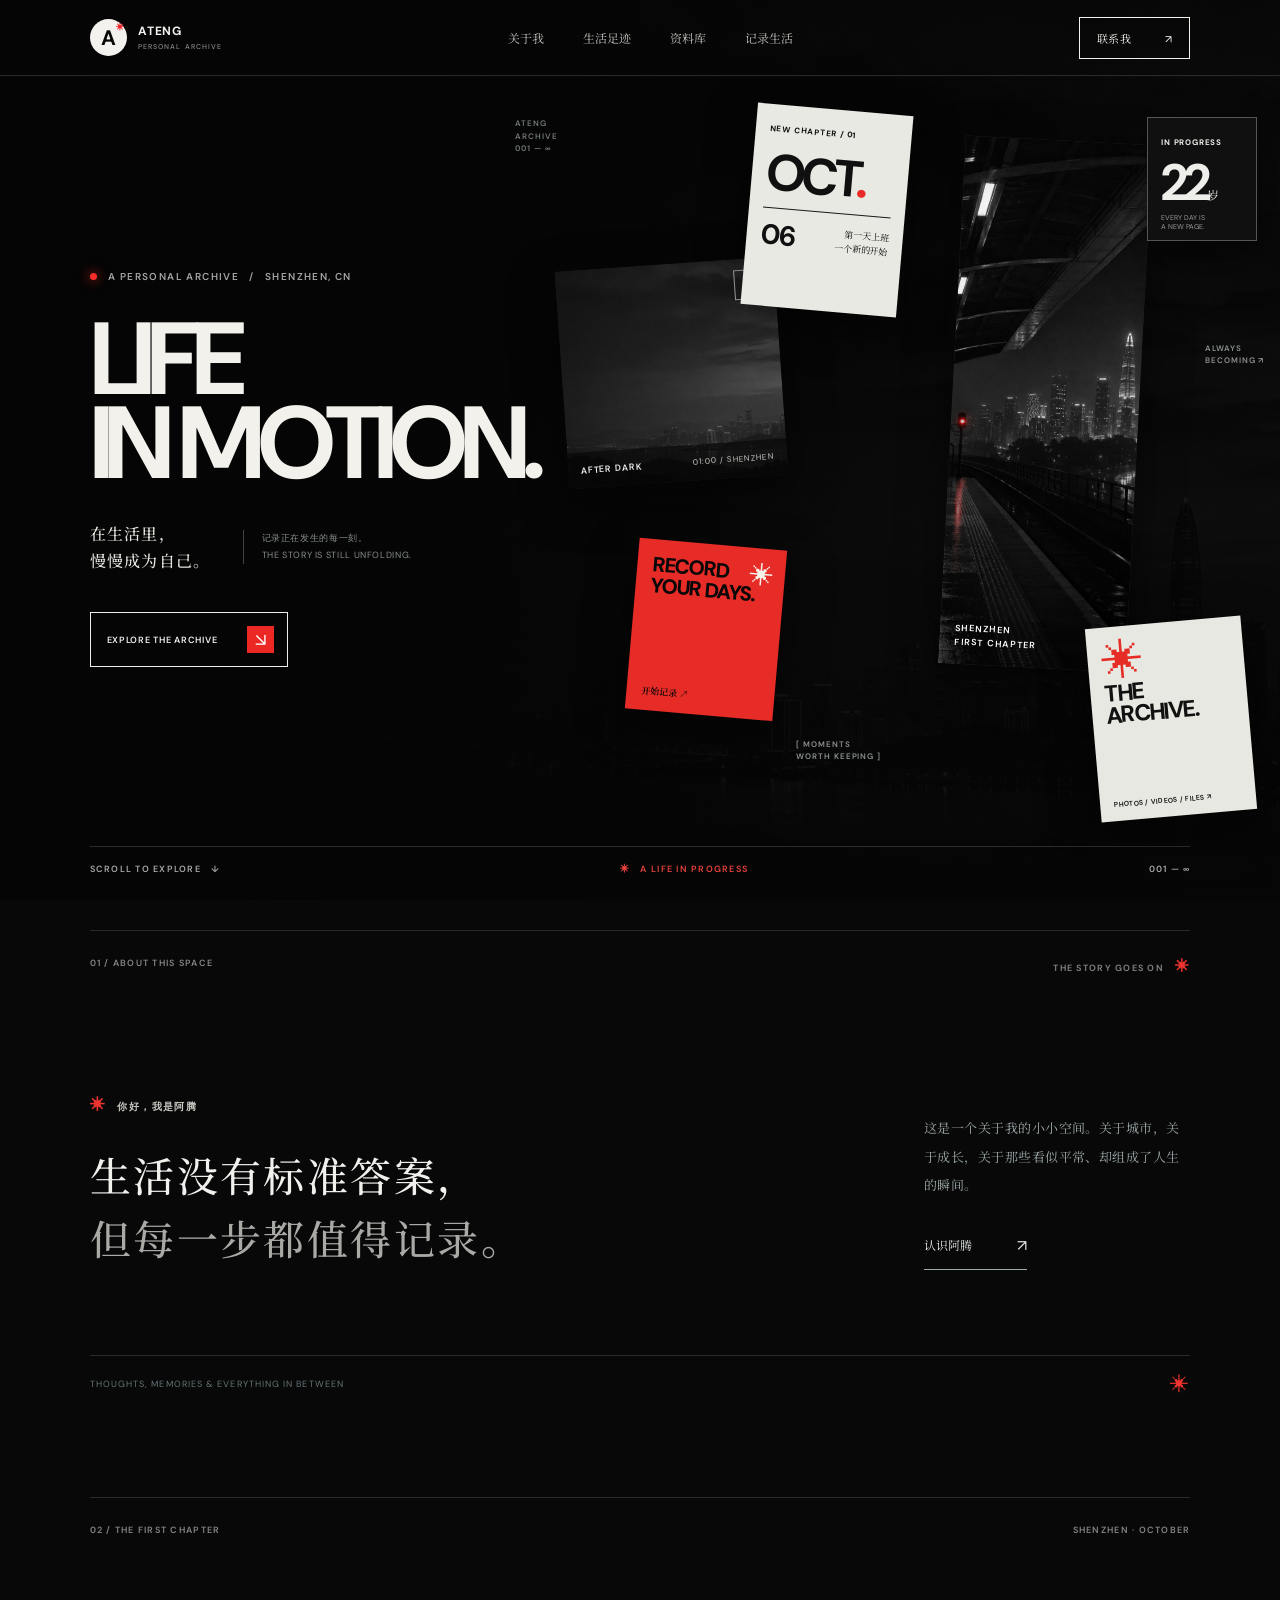
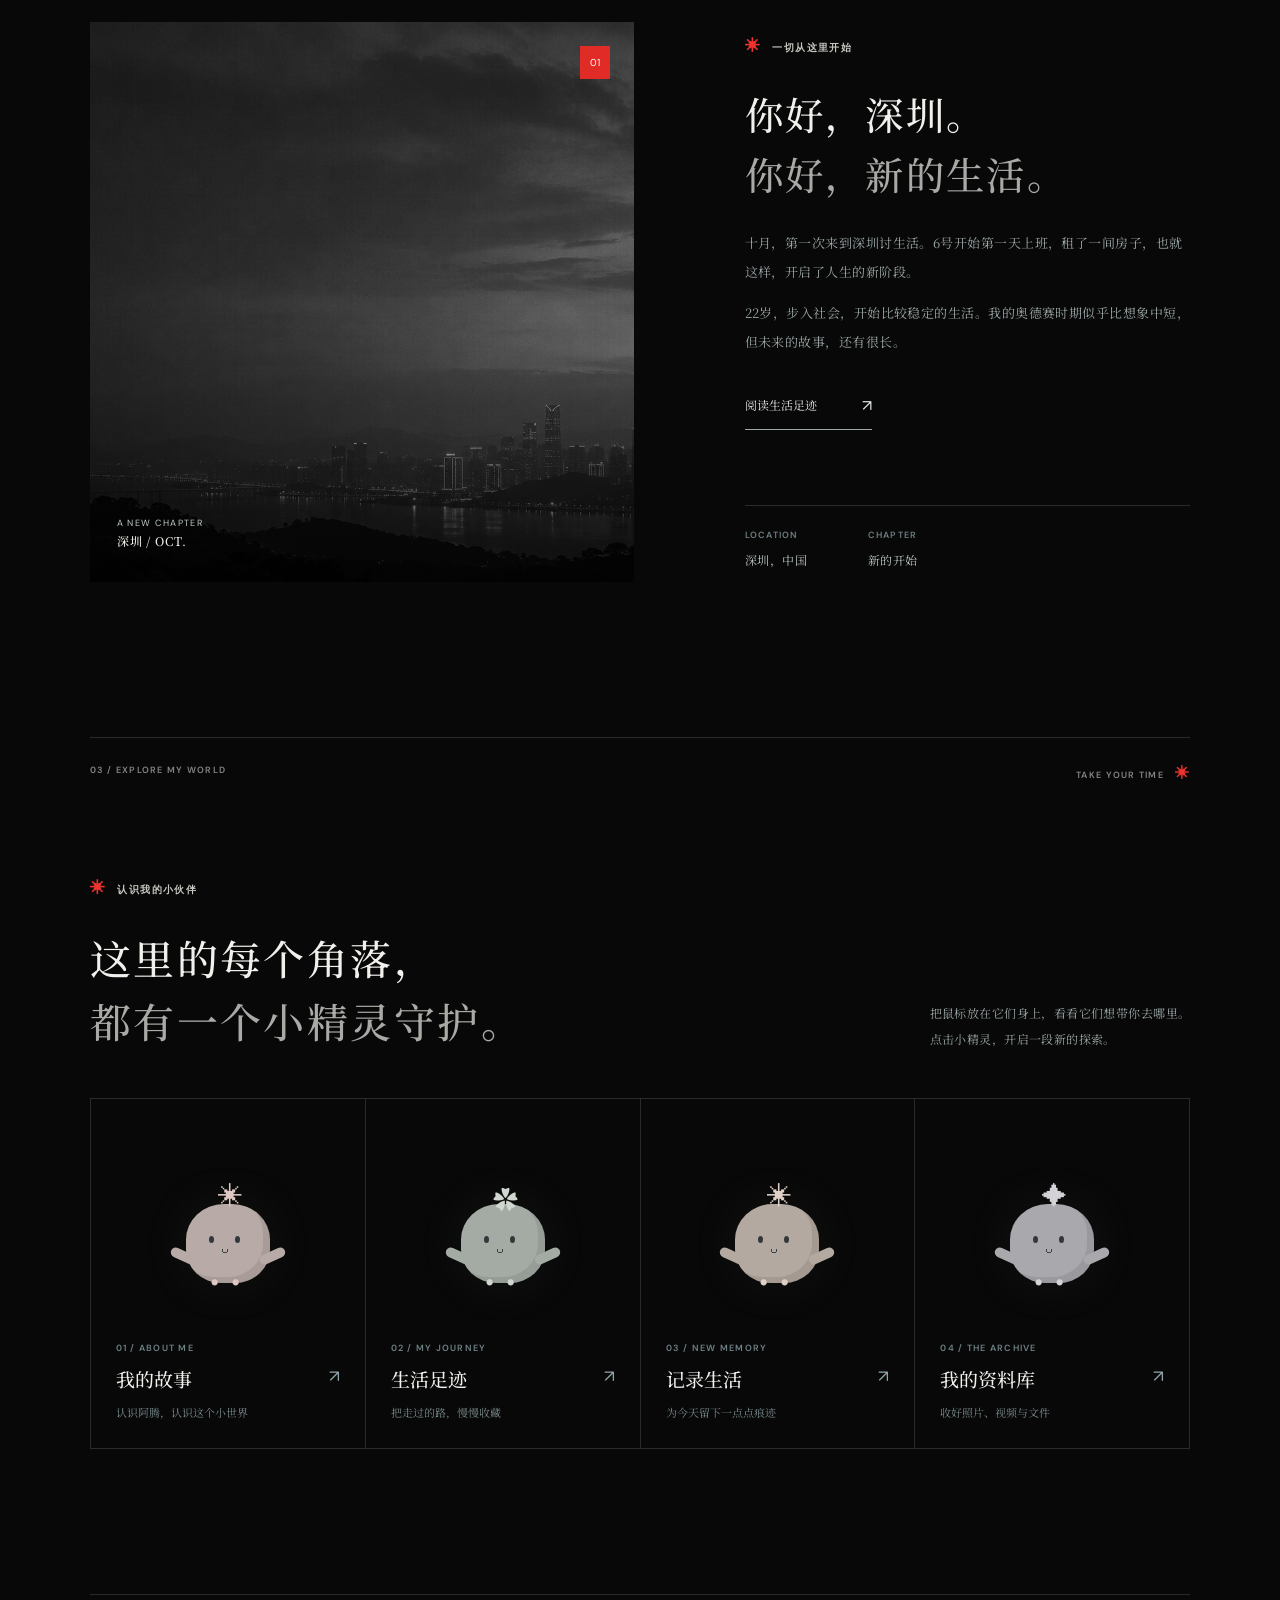
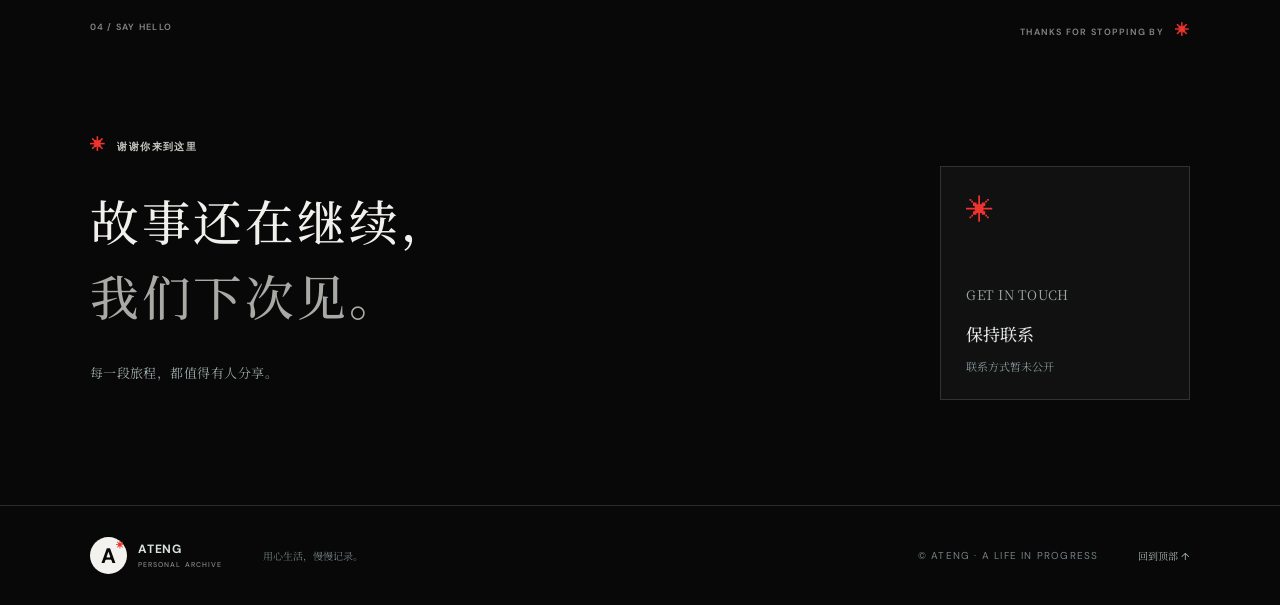
<file: index.html>
<!doctype html>
<html lang="zh-CN">
<head>
  <meta charset="utf-8"><meta name="viewport" content="width=device-width,initial-scale=1"><meta name="theme-color" content="#090c10">
  <meta name="description" content="阿腾的个人网站，记录生活、城市和仍在发生的故事。">
  <title>阿腾 · 在生活里慢慢成为自己</title>
  <link rel="preconnect" href="https://fonts.googleapis.com"><link rel="preconnect" href="https://fonts.gstatic.com" crossorigin>
  <link href="https://fonts.googleapis.com/css2?family=DM+Sans:wght@400;500;600;700&family=Noto+Serif+SC:wght@400;500;600;700&display=swap" rel="stylesheet">
  <link rel="stylesheet" href="home.css"><link rel="stylesheet" href="collage.css">
</head>
<body>
<header class="site-header"><a class="identity" href="index.html" aria-label="阿腾的生活漫游记，首页"><span class="identity-icon">A<span>✳︎</span></span><span>ATENG<span class="identity-sub">PERSONAL ARCHIVE</span></span></a><nav class="desktop-nav" aria-label="主导航"><a href="about.html">关于我</a><a href="journey.html">生活足迹</a><a href="library.html">资料库</a><a href="add.html">记录生活</a></nav><a class="nav-contact" href="#contact">联系我 <span>↗</span></a><details class="mobile-menu"><summary aria-label="打开导航菜单"><span></span><span></span></summary><nav aria-label="手机导航"><a href="about.html">关于我 <span>↗</span></a><a href="journey.html">生活足迹 <span>↗</span></a><a href="library.html">资料库 <span>↗</span></a><a href="add.html">记录生活 <span>↗</span></a><a href="#contact">联系我 <span>↗</span></a></nav></details></header>
<main>
<section class="hero collage-hero" id="home" aria-labelledby="hero-title">
  <div class="hero-media"><video class="hero-video" autoplay muted loop playsinline preload="metadata" poster="assets/hero-night.png" aria-hidden="true"><source src="assets/hero-loop.mp4" type="video/mp4"></video></div><div class="collage-shade"></div>
  <div class="hero-copy"><p class="collage-kicker"><span class="red-dot"></span> A PERSONAL ARCHIVE &nbsp; / &nbsp; SHENZHEN, CN</p><h1 id="hero-title"><span>LIFE</span><span>IN <i>MOTION.</i></span></h1><div class="hero-copy-bottom"><p>在生活里，<br>慢慢成为自己。</p><span>记录正在发生的每一刻。<br>THE STORY IS STILL UNFOLDING.</span></div><a class="hero-explore" href="#world"><span>EXPLORE THE ARCHIVE</span><b>↘</b></a></div>
  <div class="collage-field" aria-label="深圳生活灵感拼贴">
    <div class="collage-grid-label" aria-hidden="true">ATENG<br>ARCHIVE<br>001 — ∞</div>
    <a class="collage-card card-photo" href="journey.html" aria-label="查看深圳生活足迹"><img src="assets/collage-shenzhen.png" alt="电影感的深圳夜间站台与城市天际线"><span class="card-photo-tag">SHENZHEN<br>FIRST CHAPTER</span></a>
    <a class="collage-card card-video" href="about.html" aria-label="了解阿腾的故事"><img src="assets/hero-night.png" alt=""><span class="card-video-play">↗</span><span class="card-video-caption">AFTER DARK <i>01:00 / SHENZHEN</i></span></a>
    <a class="collage-card card-date" href="journey.html" aria-label="查看十月的新生活"><span>NEW CHAPTER / 01</span><strong>OCT<span>.</span></strong><div><b>06</b><small>第一天上班<br>一个新的开始</small></div></a>
    <a class="collage-card card-red" href="add.html" aria-label="记录新的经历"><span>RECORD<br>YOUR DAYS.</span><b>✳︎</b><small>开始记录 ↗</small></a>
    <a class="collage-card card-archive" href="library.html" aria-label="打开我的资料库"><div class="archive-grid" aria-hidden="true">✳︎</div><strong>THE<br>ARCHIVE.</strong><span>PHOTOS / VIDEOS / FILES ↗</span></a>
    <div class="collage-card card-note" aria-hidden="true"><span>IN PROGRESS</span><strong>22<span>岁</span></strong><small>EVERY DAY IS<br>A NEW PAGE.</small></div>
    <span class="collage-tiny tiny-one" aria-hidden="true">[ MOMENTS<br>WORTH KEEPING ]</span><span class="collage-tiny tiny-two" aria-hidden="true">ALWAYS<br>BECOMING ↗</span>
  </div>
  <div class="hero-bottom"><span>SCROLL TO EXPLORE &nbsp; ↓</span><span>✳︎ &nbsp; A LIFE IN PROGRESS</span><span>001 — ∞</span></div>
</section>
<section class="intro-section section-wrap" id="world"><div class="section-topline"><span>01 / ABOUT THIS SPACE</span><span>THE STORY GOES ON <i>✳︎</i></span></div><div class="intro-grid"><div><p class="section-eyebrow"><span>✳︎</span> 你好，我是阿腾</p><h2>生活没有标准答案，<br><em>但每一步都值得记录。</em></h2></div><div class="intro-aside"><p>这是一个关于我的小小空间。关于城市，关于成长，关于那些看似平常、却组成了人生的瞬间。</p><a class="inline-link" href="about.html">认识阿腾 <span>↗</span></a></div></div><div class="intro-rule"><span>THOUGHTS, MEMORIES & EVERYTHING IN BETWEEN</span><span>✳︎</span></div></section>
<section class="chapter-section section-wrap" id="chapter"><div class="section-topline"><span>02 / THE FIRST CHAPTER</span><span>SHENZHEN · OCTOBER</span></div><div class="chapter-layout"><div class="chapter-visual"><img src="assets/hero-night.png" alt="夜色中的深圳城市天际线"><span class="visual-label">A NEW CHAPTER<br><b>深圳 / OCT.</b></span><span class="visual-number">01</span></div><div class="chapter-copy"><p class="section-eyebrow"><span>✳︎</span> 一切从这里开始</p><h2>你好，深圳。<br><em>你好，新的生活。</em></h2><p>十月，第一次来到深圳讨生活。6号开始第一天上班，租了一间房子，也就这样，开启了人生的新阶段。</p><p>22岁，步入社会，开始比较稳定的生活。我的奥德赛时期似乎比想象中短，但未来的故事，还有很长。</p><a class="inline-link" href="journey.html">阅读生活足迹 <span>↗</span></a><div class="chapter-meta"><span>LOCATION <b>深圳，中国</b></span><span>CHAPTER <b>新的开始</b></span></div></div></div></section>
<section class="explore-section section-wrap" id="explore"><div class="section-topline"><span>03 / EXPLORE MY WORLD</span><span>TAKE YOUR TIME <i>✳︎</i></span></div><div class="explore-heading"><div><p class="section-eyebrow"><span>✳︎</span> 认识我的小伙伴</p><h2>这里的每个角落，<br><em>都有一个小精灵守护。</em></h2></div><p>把鼠标放在它们身上，看看它们想带你去哪里。<br>点击小精灵，开启一段新的探索。</p></div><div class="friends" aria-label="小精灵导航">
<a class="friend friend-peach" href="about.html" aria-label="小精灵：我的故事"><span class="sign">我的故事</span><span class="sprite"><span class="sprout">✳︎</span><span class="face"><i></i><i></i><b>ᴗ</b></span><span class="arm arm-l"></span><span class="arm arm-r"></span><span class="feet">••</span></span><span class="friend-index">01 / ABOUT ME</span><span class="friend-label">我的故事 <b>↗</b></span><span class="friend-desc">认识阿腾，认识这个小世界</span></a>
<a class="friend friend-green" href="journey.html" aria-label="小精灵：生活足迹"><span class="sign">生活足迹</span><span class="sprite"><span class="sprout">✿</span><span class="face"><i></i><i></i><b>ᴗ</b></span><span class="arm arm-l"></span><span class="arm arm-r"></span><span class="feet">••</span></span><span class="friend-index">02 / MY JOURNEY</span><span class="friend-label">生活足迹 <b>↗</b></span><span class="friend-desc">把走过的路，慢慢收藏</span></a>
<a class="friend friend-yellow" href="add.html" aria-label="小精灵：记录生活"><span class="sign">记录生活</span><span class="sprite"><span class="sprout">✳︎</span><span class="face"><i></i><i></i><b>ᴗ</b></span><span class="arm arm-l"></span><span class="arm arm-r"></span><span class="feet">••</span></span><span class="friend-index">03 / NEW MEMORY</span><span class="friend-label">记录生活 <b>↗</b></span><span class="friend-desc">为今天留下一点点痕迹</span></a>
<a class="friend friend-lilac" href="library.html" aria-label="小精灵：我的资料库"><span class="sign">我的资料库</span><span class="sprite"><span class="sprout">✦</span><span class="face"><i></i><i></i><b>ᴗ</b></span><span class="arm arm-l"></span><span class="arm arm-r"></span><span class="feet">••</span></span><span class="friend-index">04 / THE ARCHIVE</span><span class="friend-label">我的资料库 <b>↗</b></span><span class="friend-desc">收好照片、视频与文件</span></a></div></section>
<section class="contact-section section-wrap" id="contact"><div class="section-topline"><span>04 / SAY HELLO</span><span>THANKS FOR STOPPING BY <i>✳︎</i></span></div><div class="contact-main"><div><p class="section-eyebrow"><span>✳︎</span> 谢谢你来到这里</p><h2>故事还在继续，<br><em>我们下次见。</em></h2><p>每一段旅程，都值得有人分享。</p></div><div class="contact-card"><span class="contact-symbol">✳︎</span><p>GET IN TOUCH</p><strong>保持联系</strong><span>联系方式暂未公开</span></div></div></section>
</main><footer class="site-footer section-wrap"><a class="identity" href="index.html"><span class="identity-icon">A<span>✳︎</span></span><span>ATENG<span class="identity-sub">PERSONAL ARCHIVE</span></span></a><p>用心生活，慢慢记录。</p><span>© ATENG · A LIFE IN PROGRESS</span><a href="#home">回到顶部 ↑</a></footer>
</body></html>
</file>
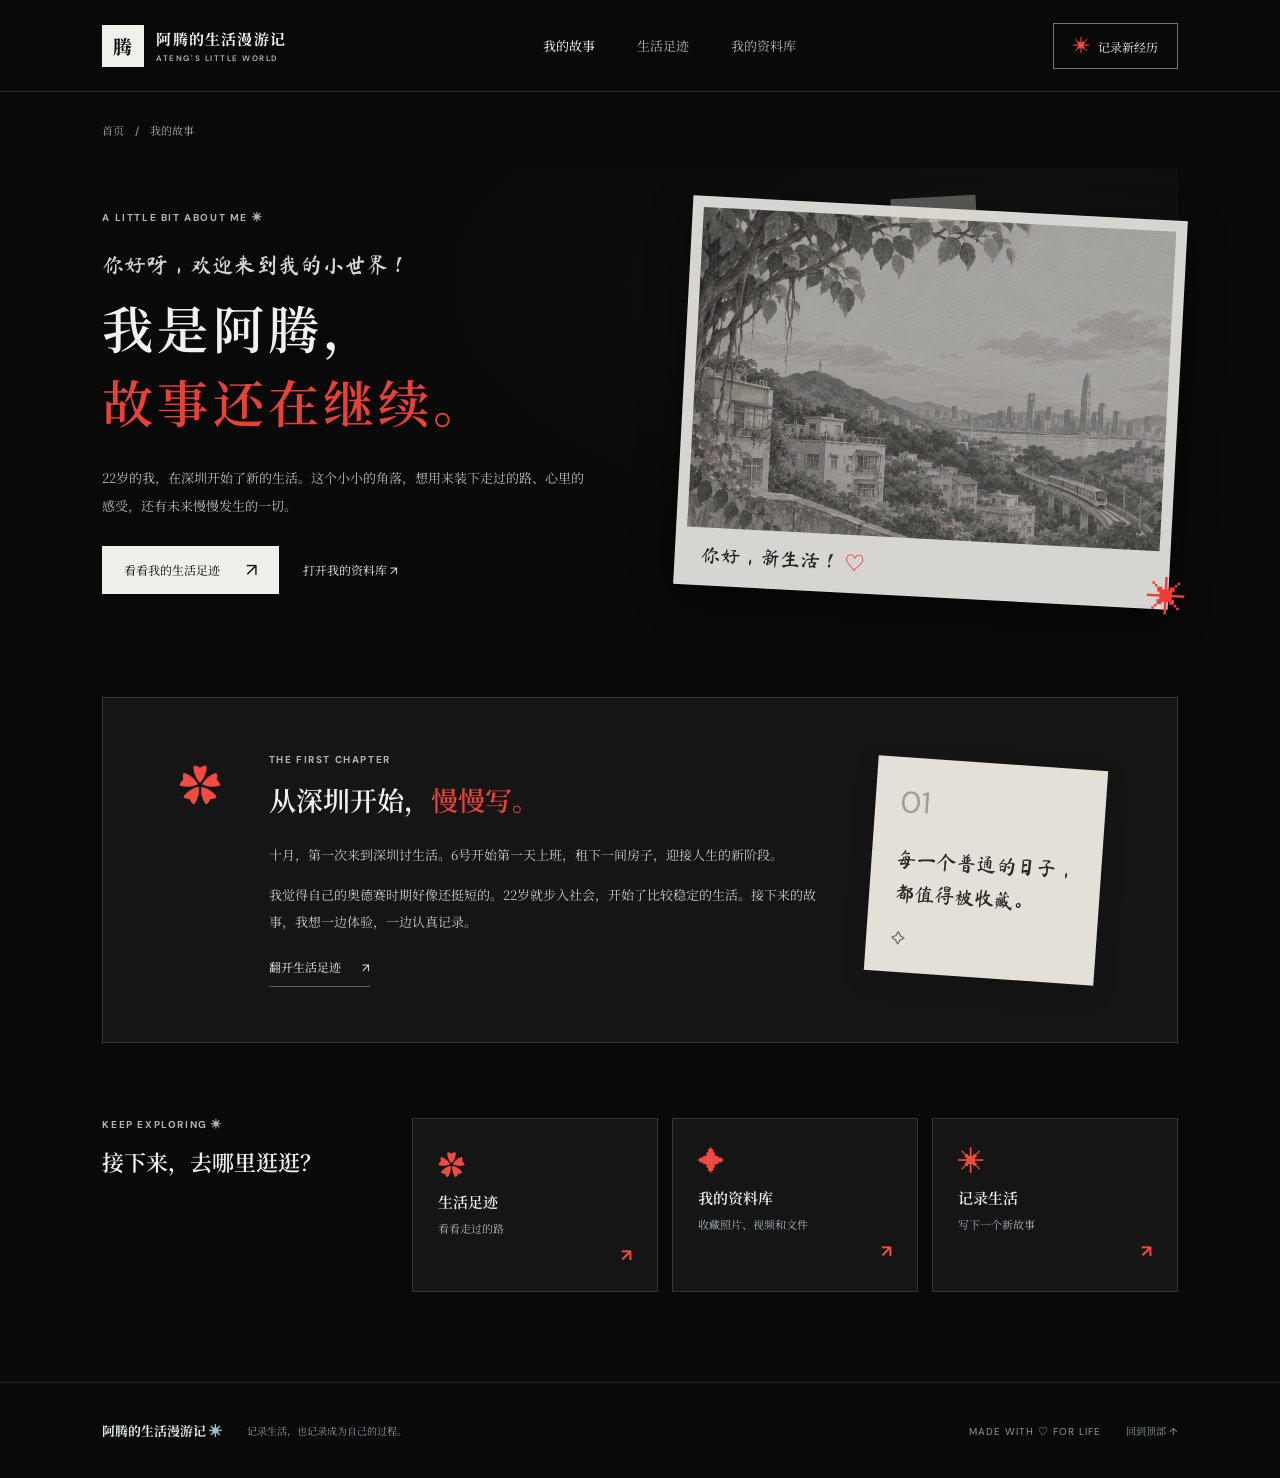
<file: about.html>
<!doctype html>
<html lang="zh-CN"><head><meta charset="utf-8"><meta name="viewport" content="width=device-width, initial-scale=1"><meta name="theme-color" content="#0a0e13"><title>我的故事 · 阿腾的生活漫游记</title><link rel="preconnect" href="https://fonts.googleapis.com"><link rel="preconnect" href="https://fonts.gstatic.com" crossorigin><link href="https://fonts.googleapis.com/css2?family=DM+Sans:wght@400;500;600;700&family=Ma+Shan+Zheng&family=Noto+Serif+SC:wght@400;500;600;700&display=swap" rel="stylesheet"><link rel="stylesheet" href="style.css"><link rel="stylesheet" href="about.css"><link rel="stylesheet" href="dark.css"></head>
<body><div class="page-shell"><header class="topbar"><a class="brand" href="index.html"><span class="brand-mark">腾</span><span>阿腾的生活漫游记<small>ATENG'S LITTLE WORLD</small></span></a><nav class="topnav" aria-label="主导航"><a href="about.html" aria-current="page">我的故事</a><a href="journey.html">生活足迹</a><a href="library.html">我的资料库</a></nav><a class="header-button" href="add.html"><span>✳</span> 记录新经历</a></header>
<main class="about-page"><div class="about-breadcrumb"><a href="index.html">首页</a> <span> / </span> 我的故事</div><section class="about-hero"><div class="about-intro"><p class="mini-label">A LITTLE BIT ABOUT ME ✳</p><p class="handwritten about-hello">你好呀，欢迎来到我的小世界！</p><h1>我是阿腾，<br><em>故事还在继续。</em></h1><p class="about-lead">22岁的我，在深圳开始了新的生活。这个小小的角落，想用来装下走过的路、心里的感受，还有未来慢慢发生的一切。</p><div class="about-buttons"><a class="primary-button" href="journey.html">看看我的生活足迹 <span>↗</span></a><a class="about-text-link" href="library.html">打开我的资料库 ↗</a></div></div><div class="about-postcard"><img src="assets/shenzhen.png" alt="温暖夕阳下的深圳城市插画"><span class="postcard-tape"></span><p class="handwritten">你好，新生活！ <span>♡</span></p><span class="postcard-flower">✳</span></div></section><section class="about-chapter"><div class="chapter-flower">✿</div><div><p class="mini-label">THE FIRST CHAPTER</p><h2>从深圳开始，<em>慢慢写。</em></h2><p>十月，第一次来到深圳讨生活。6号开始第一天上班，租下一间房子，迎接人生的新阶段。</p><p>我觉得自己的奥德赛时期好像还挺短的。22岁就步入社会，开始了比较稳定的生活。接下来的故事，我想一边体验，一边认真记录。</p><a href="journey.html">翻开生活足迹 <span>↗</span></a></div><div class="chapter-note"><span>01</span><p class="handwritten">每一个普通的日子，<br>都值得被收藏。</p>✧</div></section><section class="about-explore"><div><p class="mini-label">KEEP EXPLORING ✳</p><h2>接下来，去哪里逛逛？</h2></div><a href="journey.html"><span>✿</span><strong>生活足迹</strong><small>看看走过的路</small><b>↗</b></a><a href="library.html"><span>✦</span><strong>我的资料库</strong><small>收藏照片、视频和文件</small><b>↗</b></a><a href="add.html"><span>✳</span><strong>记录生活</strong><small>写下一个新故事</small><b>↗</b></a></section></main><footer><a href="index.html" class="footer-brand">阿腾的生活漫游记 <span>✳</span></a><p>记录生活，也记录成为自己的过程。</p><span>MADE WITH ♡ FOR LIFE</span><a href="#">回到顶部 ↑</a></footer></div></body></html>
</file>
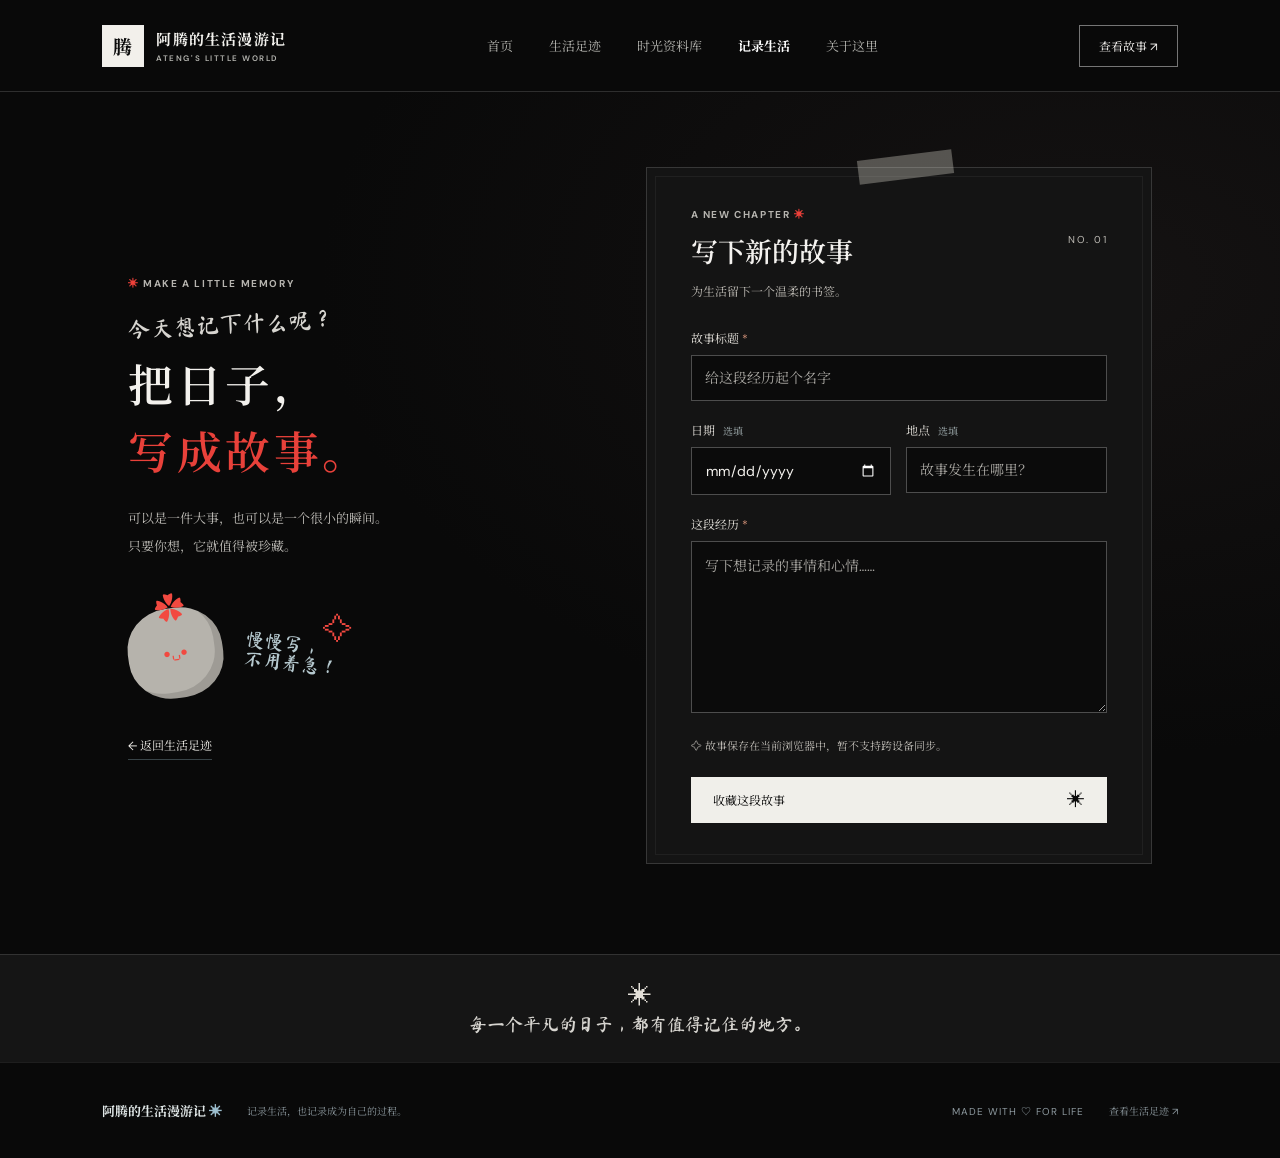
<file: add.html>
<!doctype html>
<html lang="zh-CN">
<head>
  <meta charset="UTF-8"><meta name="viewport" content="width=device-width, initial-scale=1"><meta name="theme-color" content="#0a0e13"><title>记录生活 · 阿腾的生活漫游记</title>
  <meta name="description" content="写下一段新的生活经历。"><link rel="preconnect" href="https://fonts.googleapis.com"><link rel="preconnect" href="https://fonts.gstatic.com" crossorigin><link href="https://fonts.googleapis.com/css2?family=DM+Sans:wght@400;500;600;700&family=Ma+Shan+Zheng&family=Noto+Serif+SC:wght@400;500;600;700&display=swap" rel="stylesheet"><link rel="stylesheet" href="pages.css"><script src="pages.js" defer></script>
<link rel="stylesheet" href="dark.css"></head>
<body data-page="add"><div class="page-wrap">
<header class="topbar"><a class="brand" href="index.html"><span class="brand-mark">腾</span><span>阿腾的生活漫游记<small>ATENG'S LITTLE WORLD</small></span></a><nav class="nav" aria-label="主导航"><a href="index.html">首页</a><a href="journey.html">生活足迹</a><a href="library.html">时光资料库</a><a href="add.html" aria-current="page">记录生活</a><a href="about.html">关于这里</a></nav><a class="top-action" href="journey.html">查看故事 ↗</a></header>
<main><section class="write-section"><div class="write-intro"><p class="eyebrow"><span>✳</span> MAKE A LITTLE MEMORY</p><p class="handwritten intro">今天想记下什么呢？</p><h1>把日子，<br><span>写成故事。</span></h1><p class="description">可以是一件大事，也可以是一个很小的瞬间。<br>只要你想，它就值得被珍藏。</p><div class="write-doodle" aria-hidden="true"><div class="doodle-face"><span>✿</span><i>•ᴗ•</i></div><p class="handwritten">慢慢写，<br>不用着急！</p><b>✧</b></div><a class="back-link" href="journey.html">← 返回生活足迹</a></div>
  <div class="paper-card"><div class="paper-tape"></div><div class="paper-heading"><div><p class="eyebrow">A NEW CHAPTER <span>✳</span></p><h2>写下新的故事</h2></div><span class="paper-number">NO. 01</span></div><p class="paper-subtitle">为生活留下一个温柔的书签。</p><form id="story-form"><label for="title">故事标题 <span>*</span></label><input id="title" name="title" required maxlength="80" placeholder="给这段经历起个名字"><div class="form-grid"><div><label for="date">日期 <small>选填</small></label><input id="date" name="date" type="date"></div><div><label for="location">地点 <small>选填</small></label><input id="location" name="location" maxlength="60" placeholder="故事发生在哪里？"></div></div><label for="content">这段经历 <span>*</span></label><textarea id="content" name="content" required rows="8" maxlength="3000" placeholder="写下想记录的事情和心情……"></textarea><p id="form-message" class="form-message" role="alert"></p><p class="form-note">✧ 故事保存在当前浏览器中，暂不支持跨设备同步。</p><button class="button button-dark submit" type="submit">收藏这段故事 <span>✳</span></button></form></div>
</section><section class="write-bottom"><span>✳</span><p class="handwritten">每一个平凡的日子，都有值得记住的地方。</p></section></main>
<footer><a href="index.html" class="footer-brand">阿腾的生活漫游记 <span>✳</span></a><p>记录生活，也记录成为自己的过程。</p><span>MADE WITH ♡ FOR LIFE</span><a href="journey.html">查看生活足迹 ↗</a></footer></div></body></html>
</file>
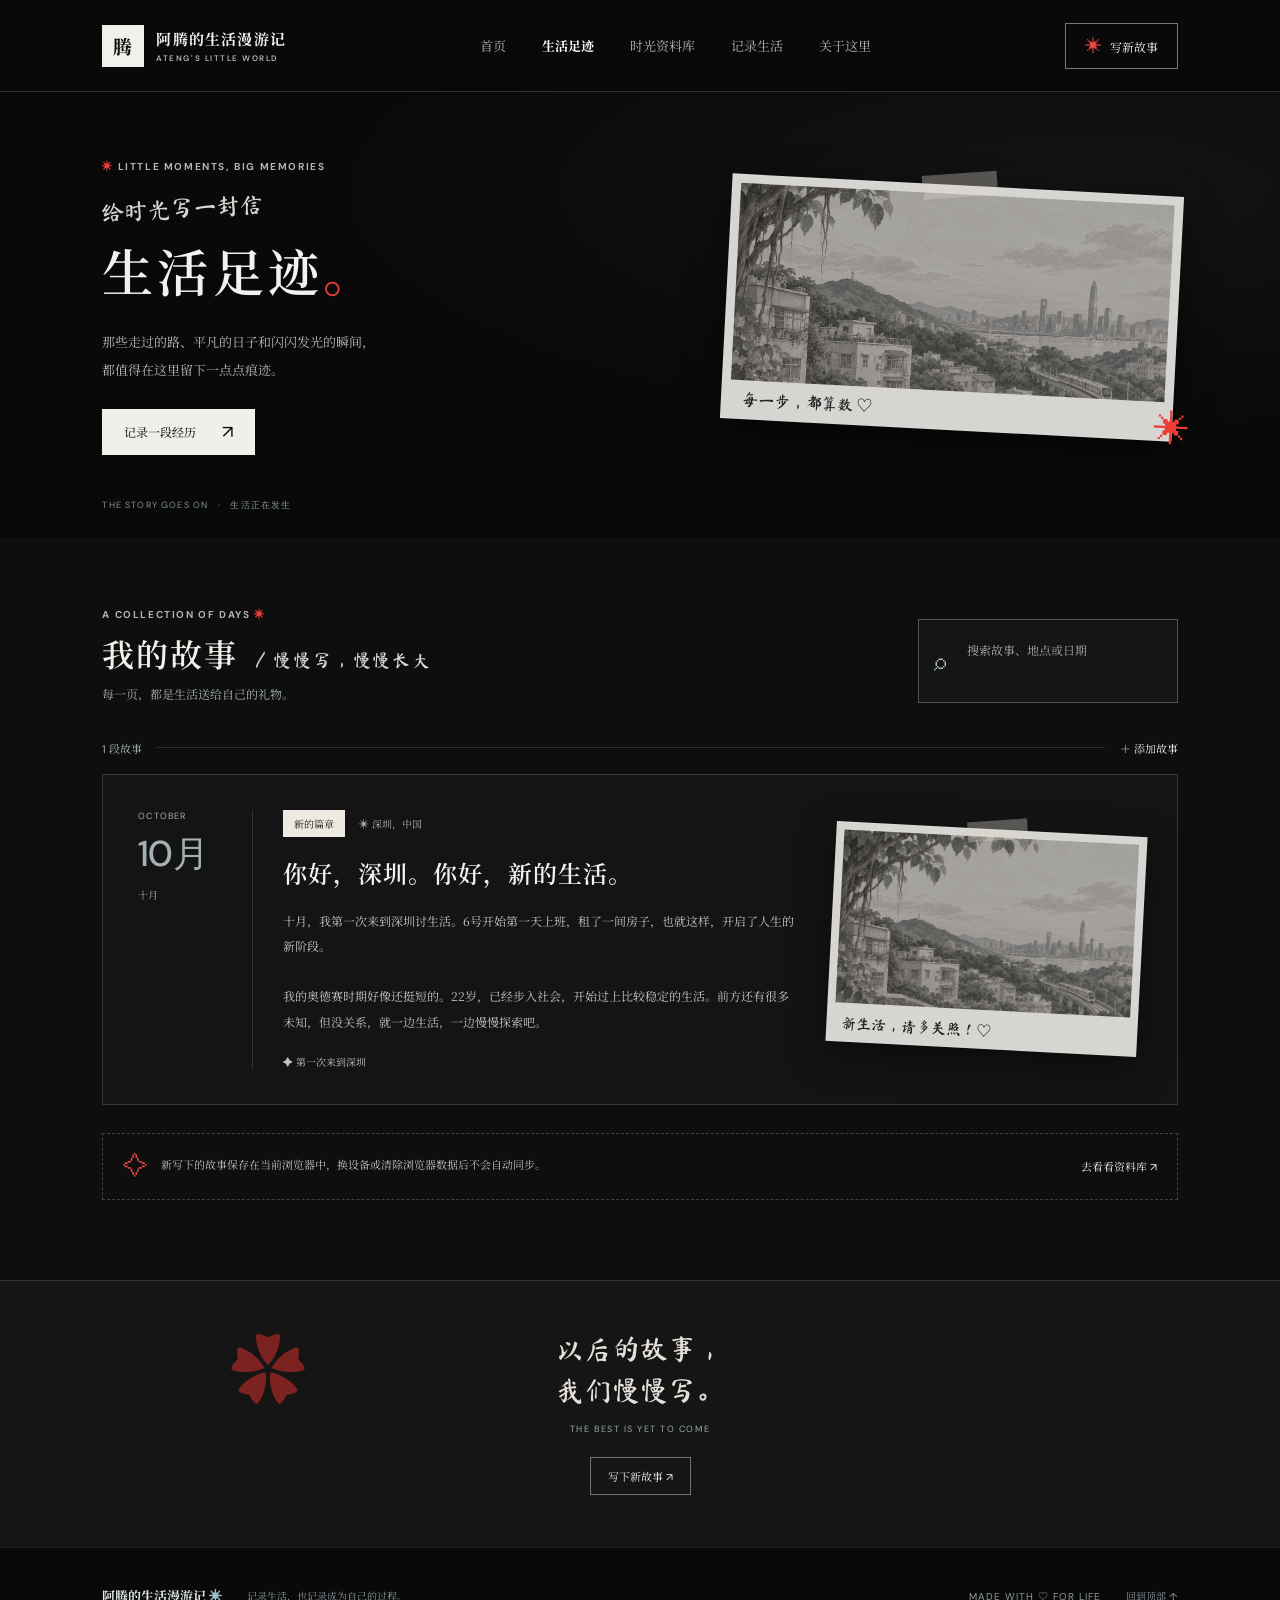
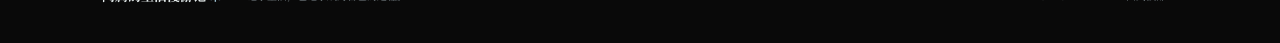
<file: journey.html>
<!doctype html>
<html lang="zh-CN">
<head>
  <meta charset="UTF-8"><meta name="viewport" content="width=device-width, initial-scale=1">
  <meta name="theme-color" content="#0a0e13"><title>生活足迹 · 阿腾的生活漫游记</title>
  <meta name="description" content="阿腾的生活足迹，一段一段慢慢收藏。">
  <link rel="preconnect" href="https://fonts.googleapis.com"><link rel="preconnect" href="https://fonts.gstatic.com" crossorigin><link href="https://fonts.googleapis.com/css2?family=DM+Sans:wght@400;500;600;700&family=Ma+Shan+Zheng&family=Noto+Serif+SC:wght@400;500;600;700&display=swap" rel="stylesheet">
  <link rel="stylesheet" href="pages.css"><script src="pages.js" defer></script>
<link rel="stylesheet" href="dark.css"></head>
<body data-page="journey">
<div class="page-wrap">
<header class="topbar"><a class="brand" href="index.html"><span class="brand-mark">腾</span><span>阿腾的生活漫游记<small>ATENG'S LITTLE WORLD</small></span></a><nav class="nav" aria-label="主导航"><a href="index.html">首页</a><a href="journey.html" aria-current="page">生活足迹</a><a href="library.html">时光资料库</a><a href="add.html">记录生活</a><a href="about.html">关于这里</a></nav><a class="top-action" href="add.html"><span>✳</span> 写新故事</a></header>
<main>
  <section class="page-hero journey-hero"><div class="hero-copy"><p class="eyebrow"><span>✳</span> LITTLE MOMENTS, BIG MEMORIES</p><p class="handwritten intro">给时光写一封信</p><h1>生活足迹<span>。</span></h1><p class="description">那些走过的路、平凡的日子和闪闪发光的瞬间，<br class="desktop">都值得在这里留下一点点痕迹。</p><a href="add.html" class="button button-dark">记录一段经历 <span>↗</span></a></div><div class="hero-illustration"><div class="hero-image" role="img" aria-label="温暖的深圳城市风景"></div><span class="tape"></span><span class="hero-image-note handwritten">每一步，都算数 ♡</span><span class="hero-star">✳</span></div><div class="hero-side-note">THE STORY GOES ON &nbsp; · &nbsp; 生活正在发生</div></section>
  <section class="stories-section" aria-labelledby="story-heading"><div class="section-head"><div><p class="eyebrow">A COLLECTION OF DAYS <span>✳</span></p><h2 id="story-heading">我的故事 <span class="heading-note handwritten">/ 慢慢写，慢慢长大</span></h2><p>每一页，都是生活送给自己的礼物。</p></div><div class="story-search"><label for="story-query" class="sr-only">搜索故事</label><span aria-hidden="true">⌕</span><input id="story-query" type="search" placeholder="搜索故事、地点或日期" autocomplete="off"></div></div>
    <div class="story-toolbar"><span class="section-count" id="story-count" aria-live="polite"></span><span class="line"></span><a href="add.html">＋ 添加故事</a></div>
    <div class="story-list" id="story-list" aria-live="polite"></div><div id="no-stories" class="no-results" hidden><span>✿</span><p>没有找到相关故事，换个关键词试试吧。</p></div>
    <div class="storage-note"><span>✧</span><p>新写下的故事保存在当前浏览器中，换设备或清除浏览器数据后不会自动同步。</p><a href="library.html">去看看资料库 ↗</a></div>
  </section>
  <section class="ending"><div class="ending-flower">✿</div><p class="handwritten">以后的故事，<br>我们慢慢写。</p><span>THE BEST IS YET TO COME</span><a href="add.html">写下新故事 ↗</a></section>
</main><footer><a href="index.html" class="footer-brand">阿腾的生活漫游记 <span>✳</span></a><p>记录生活，也记录成为自己的过程。</p><span>MADE WITH ♡ FOR LIFE</span><a href="#top" onclick="window.scrollTo({top:0,behavior:'smooth'});return false">回到顶部 ↑</a></footer>
</div></body></html>
</file>
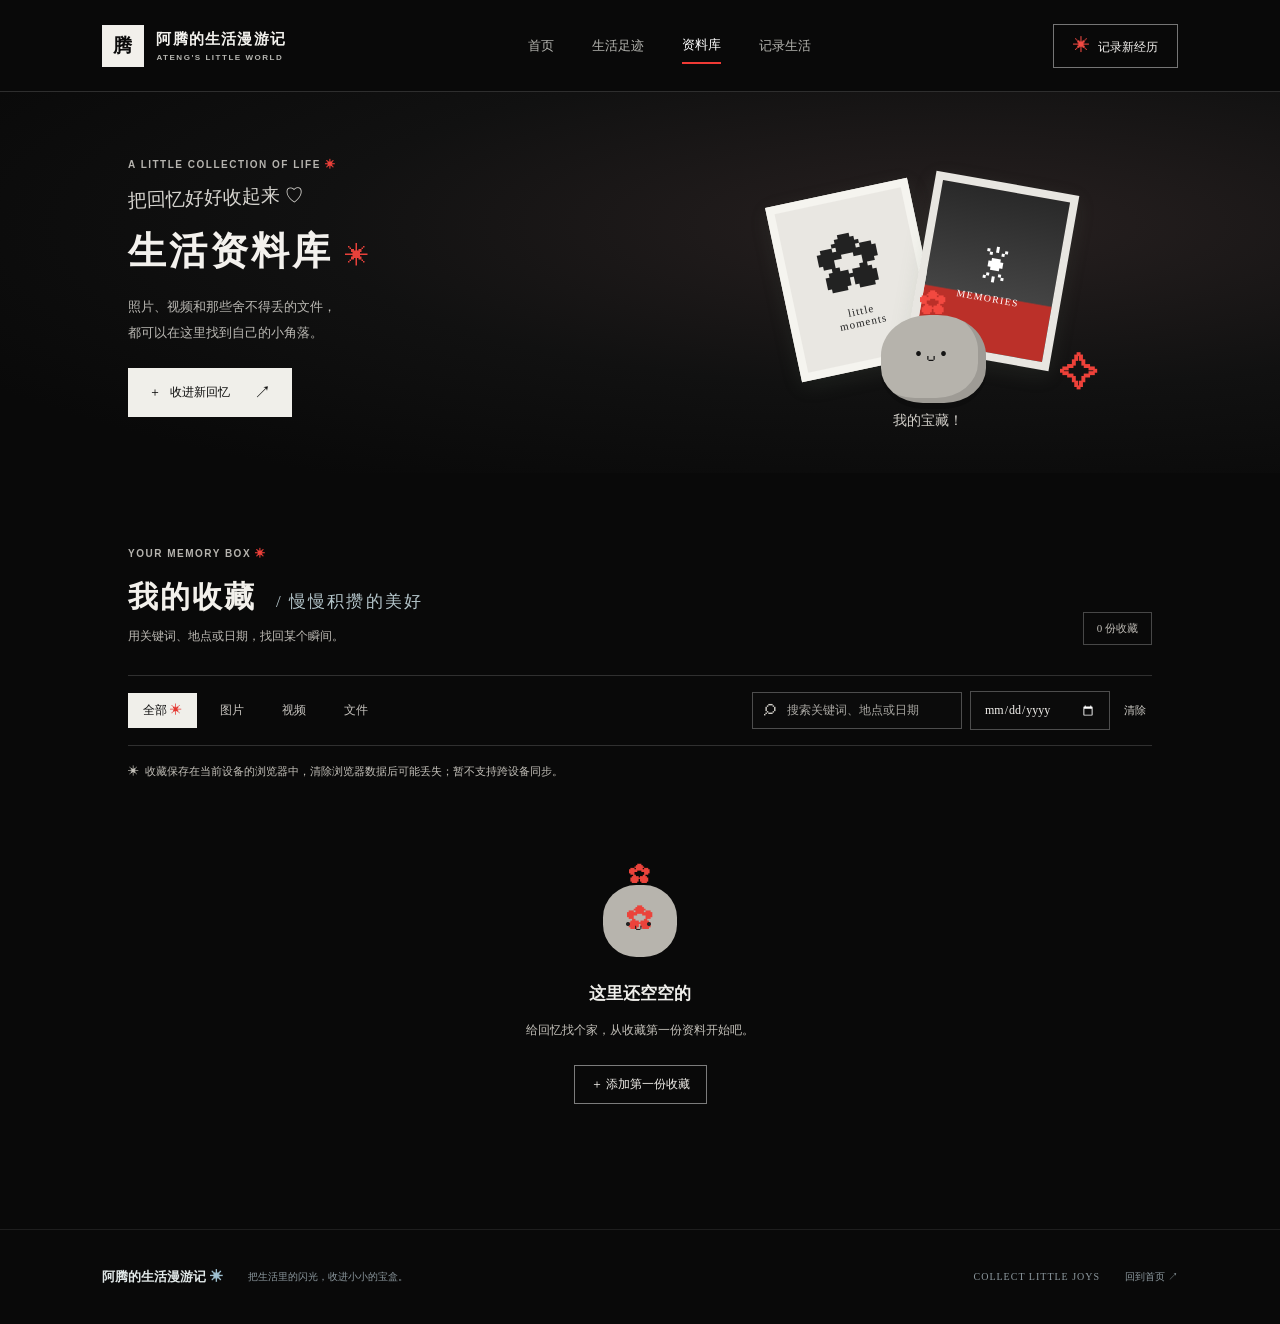
<file: library.html>
<!doctype html>
<html lang="zh-CN">
<head>
  <meta charset="utf-8"><meta name="viewport" content="width=device-width,initial-scale=1"><meta name="theme-color" content="#0a0e13">
  <title>生活资料库 · 阿腾的生活漫游记</title>
  <meta name="description" content="收好照片、视频和文件，用日期、地点或关键词找回珍贵的回忆。">
  <link rel="stylesheet" href="style.css"><link rel="stylesheet" href="library.css"><script src="library.js" defer></script>
<link rel="stylesheet" href="dark.css"></head>
<body><div class="page-shell library-page">
  <header class="topbar library-topbar">
    <a href="index.html" class="brand" aria-label="回到首页"><span class="brand-mark">腾</span><span>阿腾的生活漫游记<small>ATENG'S LITTLE WORLD</small></span></a>
    <nav class="library-nav" aria-label="主导航"><a href="index.html">首页</a><a href="journey.html">生活足迹</a><a href="library.html" aria-current="page">资料库</a><a href="add.html">记录生活</a></nav>
    <a class="header-button library-header-add" href="add.html"><span>✳</span> 记录新经历</a>
  </header>
  <main>
    <section class="library-hero"><div><p class="library-eyebrow">A LITTLE COLLECTION OF LIFE <span>✳</span></p><p class="library-script">把回忆好好收起来 ♡</p><h1>生活资料库<span>✳</span></h1><p class="library-lead">照片、视频和那些舍不得丢的文件，<br>都可以在这里找到自己的小角落。</p><button class="library-button" id="open-upload" type="button">＋ &nbsp; 收进新回忆 <span>↗</span></button></div><div class="library-art" aria-hidden="true"><div class="art-card art-card-one">✿<small>little<br>moments</small></div><div class="art-card art-card-two"><span>☀</span><i>MEMORIES</i></div><div class="library-mascot"><span>✿</span><div>•ᴗ•</div><small>我的宝藏！</small></div><b>✧</b></div></section>
    <section class="library-content"><div class="library-heading"><div><p class="library-eyebrow">YOUR MEMORY BOX <span>✳</span></p><h2>我的收藏 <span>/ 慢慢积攒的美好</span></h2><p>用关键词、地点或日期，找回某个瞬间。</p></div><span id="collection-count" class="collection-count">0 份收藏</span></div>
      <div class="library-toolbar"><div class="category-tabs" role="group" aria-label="资料类型"><button type="button" class="active" data-category="all" aria-pressed="true">全部 <span>✳</span></button><button type="button" data-category="image" aria-pressed="false">图片</button><button type="button" data-category="video" aria-pressed="false">视频</button><button type="button" data-category="document" aria-pressed="false">文件</button></div><div class="library-search"><label class="search-box"><span aria-hidden="true">⌕</span><span class="sr-only">搜索关键词或地点</span><input id="search" type="search" placeholder="搜索关键词、地点或日期"></label><label class="date-box"><span class="sr-only">按日期筛选</span><input id="date-filter" type="date" aria-label="按日期筛选"></label><button type="button" class="clear-filter" id="clear-filter">清除</button></div></div>
      <p class="storage-note">✳ &nbsp;收藏保存在当前设备的浏览器中，清除浏览器数据后可能丢失；暂不支持跨设备同步。</p>
      <p class="library-message" id="message" role="status" aria-live="polite"></p><div id="items" class="library-grid" aria-live="polite"></div>
      <div id="empty-state" class="empty-state"><div class="empty-illustration">✿<span>•ᴗ•</span></div><h3>这里还空空的</h3><p>给回忆找个家，从收藏第一份资料开始吧。</p><button type="button" class="empty-upload" id="empty-upload">＋ 添加第一份收藏</button></div>
    </section>
  </main>
  <footer class="library-footer"><a href="index.html" class="footer-brand">阿腾的生活漫游记 <span>✳</span></a><p>把生活里的闪光，收进小小的宝盒。</p><span>COLLECT LITTLE JOYS</span><a href="index.html">回到首页 ↗</a></footer>
</div>
<dialog id="upload-dialog" class="library-dialog"><div class="dialog-inner"><button type="button" class="dialog-close" data-close aria-label="关闭">×</button><p class="library-eyebrow">ADD A LITTLE MEMORY ✳</p><h2>收进新回忆</h2><p class="dialog-description">照片、视频或文件，都值得被妥善收藏。</p><form id="upload-form"><label class="file-picker"><span>✳</span><strong>选择想收藏的文件</strong><small>支持一次选择多个文件</small><input type="file" name="files" id="files" multiple required></label><p id="file-selection" class="file-selection">还没有选择文件</p><label>标题或关键词 <input name="title" maxlength="100" placeholder="例如：深圳的第一个家（可不填）"></label><div class="form-row"><label>地点 <input name="location" maxlength="100" placeholder="例如：深圳"></label><label>日期 <input name="date" type="date"></label></div><p class="form-hint">同批文件使用相同的关键词、地点和日期；文件保存在当前浏览器。</p><p id="upload-error" class="library-message" role="alert"></p><button type="submit" class="library-button upload-submit">收藏起来 <span>✳</span></button></form></div></dialog>
<dialog id="preview-dialog" class="library-dialog preview-dialog"><div class="dialog-inner"><button type="button" class="dialog-close" data-close aria-label="关闭">×</button><p class="library-eyebrow">A LITTLE MEMORY ✳</p><h2 id="preview-title"></h2><p id="preview-meta" class="preview-meta"></p><div id="preview-content" class="preview-content"></div><div class="preview-actions"><a id="download-link" class="library-button" download>保存文件 ↓</a><button type="button" id="delete-item" class="delete-item">删除这份收藏</button></div></div></dialog>
</body></html>
</file>
<file: home.css>
:root{color-scheme:dark;--bg:#090d11;--ink:#edece5;--muted:#929b9f;--line:#ffffff20;--accent:#abbcc5}*{box-sizing:border-box}html{scroll-behavior:smooth}body{margin:0;background:var(--bg);color:var(--ink);font-family:'DM Sans','Noto Serif SC',sans-serif;font-size:14px}a{color:inherit;text-decoration:none}button{font:inherit}::selection{background:#8297a3;color:#fff}a:focus-visible,summary:focus-visible{outline:2px solid #c5d7df;outline-offset:5px}.site-header{height:92px;padding:0 7%;position:absolute;z-index:10;top:0;left:0;width:100%;display:flex;align-items:center;gap:35px;border-bottom:1px solid #ffffff20}.identity{display:flex;align-items:center;gap:11px;font:700 12px/1 'DM Sans',sans-serif;letter-spacing:.14em;white-space:nowrap}.identity-icon{width:37px;height:37px;border:1px solid #c7d3d388;display:grid;place-items:center;position:relative;font:600 18px 'Noto Serif SC',serif;letter-spacing:0}.identity-icon span{font-size:8px;position:absolute;top:3px;right:3px;color:#a9bac1}.identity-sub{display:block;font:500 7px 'DM Sans',sans-serif;color:#94a1a5;letter-spacing:.16em;margin-top:5px}.desktop-nav{margin:auto;display:flex;gap:39px;color:#d1d7d4;font-size:12px}.desktop-nav a,.nav-contact{transition:color .2s}.desktop-nav a:hover,.nav-contact:hover{color:#fff}.nav-contact{border:1px solid #ffffff70;padding:12px 17px;font-size:11px;letter-spacing:.05em}.nav-contact span{margin-left:30px}.mobile-menu{display:none}.hero{min-height:740px;height:100svh;max-height:1300px;position:relative;display:flex;align-items:center;overflow:hidden;background:#151d23}.hero-media,.hero-video,.hero-overlay,.hero-grid{position:absolute;inset:0;width:100%;height:100%}.hero-video{object-fit:cover}.hero-overlay{background:linear-gradient(90deg,rgba(5,10,14,.88) 0%,rgba(6,11,15,.64) 41%,rgba(6,10,14,.2) 100%),linear-gradient(0deg,#090d11 0%,transparent 33%,#080e1266 100%)}.hero-grid{opacity:.12;background:linear-gradient(90deg,transparent calc(50% - 1px),#dce6e512 50%,transparent calc(50% + 1px));pointer-events:none}.hero-content{position:relative;z-index:1;padding:50px 0 0;width:86%;margin:auto}.hero-kicker,.section-topline,.section-eyebrow,.friend-index,.chapter-meta,.hero-bottom,.hero-side{font:600 10px 'DM Sans',sans-serif;letter-spacing:.14em}.hero-kicker{display:flex;align-items:center;gap:12px;color:#bdcacb}.pulse{width:6px;height:6px;border-radius:50%;background:#bed1cf;box-shadow:0 0 14px #bed1cf}.kicker-line{height:1px;width:35px;background:#d6e0dd70}.hero h1{font:500 clamp(48px,5.9vw,88px)/1.32 'Noto Serif SC',serif;letter-spacing:.055em;margin:35px 0 26px;text-shadow:0 2px 35px #0006}.hero h1 span,.intro-grid h2 em,.chapter-copy h2 em,.explore-heading h2 em,.contact-main h2 em{font-style:normal;color:#a9b9bd}.hero-subtitle{font:13px/2.15 'Noto Serif SC',serif;letter-spacing:.08em;color:#c3cbca;margin:0}.hero-actions{display:flex;align-items:center;gap:30px;margin-top:41px}.button-light{background:#e6eae6;color:#111a1e;padding:16px 21px;min-width:165px;display:inline-flex;justify-content:space-between;align-items:center;font-size:12px;transition:background .2s,transform .2s}.button-light:hover{background:#fff;transform:translateY(-3px)}.button-light span,.button-quiet span{font-size:16px}.button-quiet{color:#d5dddc;font-size:12px}.button-quiet span{margin-left:15px}.hero-bottom{position:absolute;bottom:32px;left:7%;right:7%;display:flex;justify-content:space-between;align-items:center;color:#bdc8c7;font-size:9px}.hero-bottom b{font-size:14px;margin-left:8px}.scroll-cue{display:flex;align-items:center;gap:12px;font:11px 'Noto Serif SC',serif;letter-spacing:.08em}.scroll-cue i{display:block;width:40px;height:1px;background:#d0dcda}.hero-side{position:absolute;right:2.2%;top:45%;writing-mode:vertical-rl;color:#c2cccc7a;font-size:8px}.section-wrap{padding-left:7%;padding-right:7%}.section-topline{display:flex;justify-content:space-between;color:#77868a;padding:26px 0;border-top:1px solid var(--line);font-size:9px}.section-topline i{font-style:normal;font-size:14px;margin-left:8px;color:#a6b6b9}.intro-section{padding-top:30px;padding-bottom:100px}.intro-grid{display:grid;grid-template-columns:1.45fr .55fr;gap:12%;align-items:end;padding:94px 0 85px}.section-eyebrow{color:#9aabae;margin:0 0 28px}.section-eyebrow span{color:#c4d3d3;margin-right:8px;font-size:15px}.intro-grid h2,.chapter-copy h2,.explore-heading h2,.contact-main h2{font:500 clamp(29px,3.2vw,48px)/1.55 'Noto Serif SC',serif;letter-spacing:.06em;margin:0}.intro-aside p,.chapter-copy>p:not(.section-eyebrow),.explore-heading>p,.contact-main>div>p:not(.section-eyebrow){font:13px/2.2 'Noto Serif SC',serif;letter-spacing:.035em;color:#9ba6a6}.intro-aside p{margin:0 0 35px}.inline-link{display:inline-flex;gap:45px;align-items:center;border-bottom:1px solid #9ba9a7;padding:0 0 13px;font-size:12px;color:#e3e8e4}.inline-link span{font-size:16px}.inline-link:hover{color:#b1c5ca}.intro-rule{display:flex;justify-content:space-between;align-items:center;border-top:1px solid var(--line);padding-top:16px;color:#677579;font-size:9px;letter-spacing:.12em}.intro-rule span:last-child{font-size:19px;color:#9aacae}.chapter-section{padding-bottom:155px}.chapter-layout{display:grid;grid-template-columns:1.1fr .9fr;gap:10%;align-items:center;padding-top:60px}.chapter-visual{position:relative;height:560px;background:#19242c;overflow:hidden}.chapter-visual:after{content:'';position:absolute;inset:0;background:linear-gradient(0deg,#0710179c,transparent 50%)}.chapter-visual img{width:100%;height:100%;object-fit:cover;transition:transform .8s}.chapter-visual:hover img{transform:scale(1.035)}.visual-label{position:absolute;z-index:1;left:27px;bottom:30px;font:9px/2 'DM Sans',sans-serif;letter-spacing:.16em;color:#becac9}.visual-label b{font:500 12px 'Noto Serif SC',serif;letter-spacing:.08em;color:#f1f1eb}.visual-number{position:absolute;right:24px;top:24px;border:1px solid #ffffff6b;padding:10px;color:#e0e8e4;font:10px 'DM Sans'}.chapter-copy h2{font-size:clamp(30px,3vw,44px);margin-bottom:26px}.chapter-copy>p:not(.section-eyebrow){max-width:450px}.chapter-copy .inline-link{margin-top:25px}.chapter-meta{border-top:1px solid var(--line);display:flex;gap:60px;margin-top:75px;padding-top:23px;color:#6e7f82;font-size:9px}.chapter-meta span{display:flex;flex-direction:column;gap:10px}.chapter-meta b{color:#bac6c4;font:12px 'Noto Serif SC',serif;letter-spacing:.05em}.explore-section{padding-bottom:145px}.explore-heading{display:flex;justify-content:space-between;gap:30px;align-items:end;padding:70px 0 45px}.explore-heading>p{font-size:12px;margin:0}.friends{display:grid;grid-template-columns:repeat(4,1fr);border-left:1px solid var(--line);border-top:1px solid var(--line)}.friend{min-height:350px;padding:35px 25px 28px;border-right:1px solid var(--line);border-bottom:1px solid var(--line);position:relative;display:flex;flex-direction:column;justify-content:end;transition:background .25s;overflow:hidden}.friend:hover,.friend:focus-visible{background:#ffffff08}.friend-index{color:#6f8185;font-size:9px}.friend-label{font:500 19px 'Noto Serif SC',serif;margin-top:11px;display:flex;justify-content:space-between}.friend-label b{font:400 17px 'DM Sans';color:#91a5aa}.friend-desc{font-size:11px;color:#78898b;margin-top:12px}.sprite{position:absolute;width:84px;height:79px;top:105px;left:calc(50% - 42px);background:var(--sprite);border-radius:45% 45% 42% 42%;display:block;box-shadow:inset -7px -6px 0 #00000016,0 0 55px var(--glow);transform-origin:bottom;transition:transform .25s}.friend-peach{--sprite:#b99c91;--deep:#d9c1b4;--glow:#bba69b18}.friend-green{--sprite:#8b9d90;--deep:#b9cdc1;--glow:#a7c3af18}.friend-yellow{--sprite:#b5a987;--deep:#d3c9aa;--glow:#c7b68718}.friend-lilac{--sprite:#9e9aaf;--deep:#c5c1d1;--glow:#b3accb18}.sprout{position:absolute;top:-24px;left:32px;font-size:25px;color:var(--deep)}.face{position:absolute;top:32px;left:23px;display:flex;gap:21px}.face i{width:5px;height:7px;border-radius:50%;background:#31383a}.face b{position:absolute;top:3px;left:12px;font:16px sans-serif;color:#394344}.arm{position:absolute;width:27px;height:10px;top:47px;background:var(--sprite);border-radius:20px;transition:transform .25s}.arm-l{left:-16px;transform:rotate(25deg)}.arm-r{right:-16px;transform:rotate(-25deg)}.feet{position:absolute;bottom:-12px;left:24px;color:var(--deep);font-size:26px;letter-spacing:12px;line-height:1}.sign{position:absolute;z-index:2;left:50%;top:37px;transform:translate(-50%,15px) rotate(-8deg);background:#dce3df;color:#253237;padding:8px 12px;white-space:nowrap;font:11px 'Noto Serif SC',serif;opacity:0;transition:opacity .2s,transform .25s}.sign:after{content:'';width:2px;height:30px;background:#dce3df;position:absolute;top:100%;left:50%}.friend:hover .sign,.friend:focus-visible .sign{opacity:1;transform:translate(-50%,0) rotate(-8deg)}.friend:hover .sprite,.friend:focus-visible .sprite{animation:dance .45s ease-in-out infinite alternate}.friend:hover .arm,.friend:focus-visible .arm{transform:rotate(-60deg)}@keyframes dance{from{transform:rotate(-10deg)}to{transform:rotate(10deg) translateY(-7px)}}.contact-section{padding-bottom:105px}.contact-main{display:flex;justify-content:space-between;align-items:end;gap:30px;padding-top:70px}.contact-main h2{font-size:clamp(32px,3.8vw,56px)}.contact-main>div>p:not(.section-eyebrow){margin-top:25px}.contact-card{border:1px solid var(--line);padding:25px;width:250px;display:flex;flex-direction:column;gap:12px;color:#899b9d}.contact-symbol{font-size:28px;color:#b5c8c9;margin-bottom:15px}.contact-card p{font-size:9px;letter-spacing:.15em;margin:0}.contact-card strong{font:500 17px 'Noto Serif SC',serif;color:#e1e6e1}.contact-card>span:last-child{font-size:11px}.site-footer{border-top:1px solid var(--line);min-height:100px;display:flex;align-items:center;gap:40px;color:#748184;font-size:10px}.site-footer .identity{color:#d8e0dc}.site-footer p{flex:1}.site-footer>span{letter-spacing:.12em}.site-footer>a:last-child{color:#a8b7b6;white-space:nowrap}@media(max-width:850px){.desktop-nav{gap:20px}.chapter-layout{gap:6%}.chapter-visual{height:440px}.friend{padding:25px 15px}.friend-label{font-size:16px}.friend-desc{font-size:10px}.explore-heading{align-items:start}.explore-heading>p br{display:none}}@media(max-width:640px){.site-header{height:72px;padding:0 6%;gap:15px}.desktop-nav,.site-header>.nav-contact{display:none}.mobile-menu{display:block;margin-left:auto;position:relative}.mobile-menu summary{list-style:none;width:42px;height:42px;border:1px solid #ffffff55;display:flex;flex-direction:column;justify-content:center;align-items:center;gap:6px;cursor:pointer}.mobile-menu summary::-webkit-details-marker{display:none}.mobile-menu summary span{display:block;width:17px;height:1px;background:#e4eae7}.mobile-menu nav{position:absolute;top:52px;right:0;width:220px;background:#141d22;border:1px solid #ffffff24;padding:10px 18px;box-shadow:0 10px 30px #0008}.mobile-menu nav a{display:flex;justify-content:space-between;padding:15px 2px;border-bottom:1px solid #ffffff16;font-size:12px}.mobile-menu nav a:last-child{border:0}.hero{min-height:690px;max-height:1000px}.hero-overlay{background:linear-gradient(90deg,#060b10df,#060b1080),linear-gradient(0deg,#090d11,transparent 40%,#080e1255)}.hero-content{width:88%;padding-top:15px}.hero-kicker{font-size:8px;gap:8px}.kicker-line{width:20px}.hero h1{font-size:clamp(37px,9vw,50px);margin:28px 0 23px}.hero-subtitle{font-size:12px}.hero-actions{gap:18px}.button-light{min-width:150px}.hero-bottom{left:6%;right:6%;bottom:25px;font-size:8px}.hero-bottom>span:last-child{display:none}.hero-side{display:none}.section-wrap{padding-left:6%;padding-right:6%}.intro-section{padding-top:15px;padding-bottom:60px}.section-topline{font-size:8px}.intro-grid{grid-template-columns:1fr;gap:25px;padding:55px 0}.intro-grid h2,.chapter-copy h2,.explore-heading h2{font-size:29px}.intro-aside p{margin:0 0 20px}.chapter-section{padding-bottom:80px}.chapter-layout{grid-template-columns:1fr;gap:40px;padding-top:35px}.chapter-visual{height:330px}.chapter-meta{margin-top:40px}.explore-section{padding-bottom:80px}.explore-heading{display:block;padding:45px 0 30px}.explore-heading>p{margin-top:20px}.friends{grid-template-columns:repeat(2,1fr)}.friend{min-height:285px;padding:20px 15px}.sprite{top:82px;transform:scale(.85)}.friend:hover .sprite,.friend:focus-visible .sprite{animation:dance-small .45s ease-in-out infinite alternate}.sign{top:25px}@keyframes dance-small{from{transform:scale(.85) rotate(-10deg)}to{transform:scale(.85) rotate(10deg) translateY(-7px)}}.contact-section{padding-bottom:65px}.contact-main{display:block;padding-top:45px}.contact-main h2{font-size:34px}.contact-card{margin-top:32px;width:100%}.site-footer{padding-top:25px;padding-bottom:25px;flex-wrap:wrap;gap:20px}.site-footer p{display:none}.site-footer>span{margin-left:auto;font-size:8px}.site-footer>a:last-child{width:100%}}@media(prefers-reduced-motion:reduce){html{scroll-behavior:auto}*,*:before,*:after{animation-duration:.01ms!important;animation-iteration-count:1!important;transition-duration:.01ms!important}.hero-video{visibility:hidden}.hero-media{background:url('assets/hero-night.png') center/cover}}
</file>
<file: collage.css>
:root{--bg:#080808;--ink:#f1f0ec;--muted:#a4a3a0;--line:#ffffff23;--accent:#f02a25}body{background:#080808}.site-header{height:76px;border-color:#ffffff24}.identity-icon{border-radius:50%;border:0;background:#f3f2ee;color:#080808;font:bold 21px 'DM Sans',sans-serif}.identity-icon span{color:#e92123}.identity{letter-spacing:.08em}.identity-sub{color:#898989}.desktop-nav a{color:#c1c1bd}.desktop-nav a:hover,.inline-link:hover{color:#ff4339}.nav-contact{border-color:#f2f2ed;color:#f5f5f0}.nav-contact:hover{background:#ed2824;color:#fff;border-color:#ed2824}.collage-hero{height:100svh;min-height:720px;max-height:1100px;background:#050505;display:block}.collage-hero .hero-media{opacity:.19}.collage-hero .hero-video{filter:grayscale(1) contrast(1.25);object-position:center}.collage-shade{position:absolute;inset:0;background:linear-gradient(90deg,#050505 4%,#050505e8 33%,#050505a8 63%,#0505059c),linear-gradient(0deg,#080808,transparent 15%)}.hero-copy{position:absolute;z-index:3;left:7%;top:30%;width:43%;pointer-events:none}.hero-copy a{pointer-events:auto}.collage-kicker{font:600 10px 'DM Sans',sans-serif;letter-spacing:.14em;color:#a3a5a2;margin:0 0 35px}.red-dot{display:inline-block;width:7px;height:7px;background:#f32e28;border-radius:50%;margin-right:8px;box-shadow:0 0 12px #ed2a25}.collage-hero h1{font:700 clamp(68px,8vw,128px)/.82 'DM Sans',sans-serif;letter-spacing:-.08em;margin:0;text-shadow:none;color:#f2f1ec}.collage-hero h1>span{display:block;white-space:nowrap}.collage-hero h1 i{font-style:normal;color:#f2f1ec}.hero-copy-bottom{margin-top:34px;display:flex;align-items:center;gap:32px}.hero-copy-bottom p{margin:0;font:500 16px/1.7 'Noto Serif SC',serif;letter-spacing:.08em;color:#e5e5df}.hero-copy-bottom>span{border-left:1px solid #ffffff40;padding-left:18px;font:9px/1.9 'DM Sans',sans-serif;letter-spacing:.07em;color:#888e8d}.hero-explore{display:inline-flex;align-items:center;border:1px solid #eeeeeb;padding:13px 13px 13px 16px;gap:30px;margin-top:38px;font:600 9px 'DM Sans',sans-serif;letter-spacing:.08em;transition:background .2s,color .2s}.hero-explore b{display:grid;place-items:center;font:18px 'DM Sans';width:27px;height:27px;background:#ec2824;color:white}.hero-explore:hover{background:#eee;color:#111}.collage-field{position:absolute;inset:78px 0 45px 39%;z-index:2;overflow:hidden}.collage-card{position:absolute;display:block;box-shadow:0 15px 45px #0008;transition:filter .25s,transform .35s;overflow:hidden}.collage-card:hover{filter:brightness(1.13);z-index:4}.card-photo{top:8%;right:18%;width:24%;height:68%;background:#202020;transform:rotate(3deg)}.card-photo:hover{transform:rotate(0) translateY(-8px)}.card-photo img,.card-video img{width:100%;height:100%;object-fit:cover;display:block}.card-photo:after{content:'';position:absolute;inset:40% 0 0;background:linear-gradient(transparent,#000b)}.card-photo-tag{position:absolute;z-index:1;bottom:15px;left:15px;color:white;font:600 9px/1.6 'DM Sans';letter-spacing:.14em}.card-video{top:24%;left:8%;width:28%;height:28%;background:#171717;transform:rotate(-4deg)}.card-video:hover{transform:rotate(-1deg) translateY(-6px)}.card-video img{filter:grayscale(1) brightness(.7)}.card-video-play{position:absolute;right:11px;top:11px;display:grid;place-items:center;width:30px;height:30px;border:1px solid #ffffffaa;color:#fff}.card-video-caption{position:absolute;bottom:0;left:0;right:0;padding:12px;color:#eee;background:#080808a8;font:600 9px 'DM Sans';letter-spacing:.1em}.card-video-caption i{float:right;font:8px 'DM Sans';color:#c6c6c1}.card-date{top:4%;left:32%;width:20%;height:26%;background:#e9e9e3;color:#101010;padding:13px 14px;transform:rotate(5deg)}.card-date:hover{transform:rotate(1deg) translateY(-6px)}.card-date>span,.card-note>span{font:700 8px 'DM Sans';letter-spacing:.1em}.card-date>strong{display:block;font:700 clamp(32px,4vw,60px)/1 'DM Sans';letter-spacing:-.08em;margin-top:12px}.card-date>strong span{color:#e82b27}.card-date>div{border-top:1px solid #1a1a1a;margin-top:9px;padding-top:8px;display:flex;justify-content:space-between;align-items:center}.card-date b{font:700 28px 'DM Sans';letter-spacing:-.06em}.card-date small{font:9px/1.5 'Noto Serif SC';text-align:right}.card-red{top:60%;left:17%;width:19%;height:22%;background:#e72b26;color:#080808;padding:15px;transform:rotate(5deg)}.card-red:hover{transform:rotate(0) translateY(-7px)}.card-red>span{font:800 clamp(14px,1.6vw,24px)/.98 'DM Sans';letter-spacing:-.06em}.card-red b{position:absolute;right:12px;top:11px;font:24px 'DM Sans';color:#f5f3ea}.card-red small{position:absolute;bottom:13px;left:15px;font:600 9px 'Noto Serif SC'}.card-archive{right:4%;bottom:5%;width:20%;height:25%;background:#e8e8e2;color:#111;padding:14px;transform:rotate(-5deg)}.card-archive:hover{transform:rotate(0) translateY(-7px)}.archive-grid{font:42px 'DM Sans';color:#e52d26;line-height:1}.card-archive strong{font:800 clamp(15px,1.8vw,26px)/.93 'DM Sans';letter-spacing:-.07em}.card-archive>span{position:absolute;bottom:12px;left:14px;font:600 7px 'DM Sans';letter-spacing:.04em}.card-note{top:5%;right:3%;width:14%;height:16%;border:1px solid #ffffff4a;background:#101010;color:#eeeeea;padding:13px}.card-note strong{font:700 clamp(32px,4vw,52px)/1 'DM Sans';letter-spacing:-.08em;display:block;margin-top:8px}.card-note strong span{font:12px 'Noto Serif SC';letter-spacing:0}.card-note small{display:block;margin-top:5px;font:7px/1.3 'DM Sans';color:#999}.collage-grid-label{position:absolute;left:2%;top:5%;font:600 8px/1.6 'DM Sans';letter-spacing:.12em;color:#727a79}.collage-tiny{position:absolute;font:600 8px/1.5 'DM Sans';color:#8c9391;letter-spacing:.12em}.tiny-one{left:38%;bottom:12%}.tiny-two{right:2%;top:34%}.collage-hero .hero-bottom{border-top:1px solid #ffffff28;padding-top:16px;bottom:25px;color:#a7a9a6}.collage-hero .hero-bottom span:nth-child(2){color:#e6423b}.section-topline{color:#838783}.section-topline i,.section-eyebrow span,.intro-rule span:last-child{color:#ef332e}.section-eyebrow{color:#c7c7c1}.intro-grid h2 em,.chapter-copy h2 em,.explore-heading h2 em,.contact-main h2 em{color:#a8aaa6}.chapter-visual img{filter:grayscale(1)}.chapter-visual:after{background:linear-gradient(0deg,#000b,transparent 50%)}.chapter-visual .visual-number{background:#e12b26;color:#fff;border:0}.friend:hover,.friend:focus-visible{background:#f0f0ec0c}.friend-peach{--sprite:#b8aaa6;--deep:#dfc8c3;--glow:#bbb8b112}.friend-green{--sprite:#a4aba4;--deep:#d0d6d0;--glow:#bccac512}.friend-yellow{--sprite:#b4a9a0;--deep:#e0d0c6;--glow:#cfb7af12}.friend-lilac{--sprite:#a9a9ad;--deep:#d2d2d7;--glow:#c1c1c912}.sign{background:#e9e9e4}.contact-symbol,.site-footer .identity-icon span{color:#ef332e}.contact-card{background:#111}.hero-explore:focus-visible,.collage-card:focus-visible{outline:2px solid #f03a32;outline-offset:4px}@media(max-width:1000px){.collage-hero h1{font-size:clamp(58px,7.6vw,85px)}.hero-copy{width:46%}.collage-field{left:41%}.card-date{width:25%;left:26%}.card-photo{right:16%;width:29%}.card-red{width:23%}.card-archive{width:25%}.card-note{width:17%}}@media(max-width:640px){.site-header{height:70px}.collage-hero{min-height:870px;height:100svh;max-height:1050px}.collage-hero .hero-media{opacity:.11}.collage-shade{background:linear-gradient(0deg,#050505b0,#050505ab)}.hero-copy{top:17%;left:6%;width:88%}.collage-kicker{font-size:8px;margin-bottom:22px}.collage-hero h1{font-size:clamp(57px,13vw,82px);line-height:.86}.hero-copy-bottom{margin-top:22px;gap:16px}.hero-copy-bottom p{font-size:13px}.hero-copy-bottom>span{font-size:8px;padding-left:12px}.hero-explore{margin-top:22px;padding:9px 9px 9px 13px}.collage-field{inset:49% 0 52px 0}.card-photo{top:6%;right:12%;width:32%;height:76%}.card-video{left:8%;top:15%;width:34%;height:32%}.card-date{top:1%;left:43%;width:23%;height:28%;padding:9px}.card-date>span{font-size:7px}.card-date>strong{font-size:29px;margin-top:5px}.card-date>div{margin-top:5px;padding-top:3px}.card-date b{font-size:20px}.card-date small{font-size:7px}.card-red{left:12%;top:56%;width:27%;height:24%;padding:10px}.card-red>span{font-size:15px}.card-red b{font-size:20px;right:7px;top:7px}.card-red small{bottom:8px;left:10px;font-size:8px}.card-archive{right:3%;bottom:3%;width:25%;height:26%;padding:9px}.archive-grid{font-size:28px}.card-archive strong{font-size:17px}.card-archive>span{font-size:6px;left:9px;bottom:8px}.card-note{right:4%;top:5%;width:19%;height:20%;padding:8px}.card-note>span{font-size:7px}.card-note strong{font-size:30px;margin-top:5px}.card-note small{font-size:6px}.collage-grid-label{top:3%;left:6%}.tiny-one{left:43%;bottom:5%}.tiny-two{display:none}.collage-hero .hero-bottom{left:6%;right:6%;bottom:18px;font-size:8px}.collage-hero .hero-bottom span:last-child{display:block}.contact-card{width:100%}}@media(prefers-reduced-motion:reduce){.collage-hero .hero-media{background:url('assets/hero-night.png') center/cover}}
.collage-hero h1>span{color:#f2f1ec}@media (prefers-reduced-motion:no-preference){.card-photo,.card-video,.card-date,.card-red,.card-archive,.card-note{animation:collage-float 7s ease-in-out infinite alternate}.card-video,.card-red{animation-delay:-2.5s}.card-date,.card-archive{animation-delay:-4s}.card-note{animation-delay:-1s}.collage-card:hover,.collage-card:focus-visible{animation-play-state:paused}@keyframes collage-float{from{translate:0 -4px}to{translate:0 6px}}}@media(max-width:640px){.card-date{height:33%}}
</file>
<file: style.css>
:root{--ink:#353e32;--green:#6e8060;--dark:#53694e;--paper:#faf8ef;--cream:#f2f0df;--muted:#8c9180;--orange:#d88f6d}*{box-sizing:border-box}html{scroll-behavior:smooth}body{margin:0;background:#ebece0;color:var(--ink);font-family:'DM Sans','Noto Serif SC',serif;font-size:14px}.svg-defs{position:absolute;width:0;height:0;overflow:hidden}button,a{font:inherit}button{cursor:pointer}a{color:inherit;text-decoration:none}.page-shell{max-width:1600px;margin:auto;background:var(--paper);overflow:hidden}.topbar{height:92px;padding:0 8%;display:flex;align-items:center;justify-content:space-between;border-bottom:1px solid #e6e8d9}.brand{display:flex;align-items:center;gap:12px;font-family:'Noto Serif SC',serif;font-weight:700;letter-spacing:.08em;font-size:15px}.brand-mark{display:grid;place-items:center;width:42px;height:42px;background:#728866;color:#fffdf1;border-radius:50%;font-size:19px}.brand small{display:block;font:600 8px 'DM Sans',sans-serif;letter-spacing:.19em;color:#a0a995;margin-top:4px}.topnav{display:flex;gap:42px;color:#727c6c;font-size:13px}.topnav a,.topnav button{transition:color .2s}.topnav a:hover,.topnav button:hover{color:#d38669}.topnav button{border:0;background:none;color:inherit;padding:0}.header-button{border:1px solid #b8c2ad;background:transparent;color:#63775e;border-radius:30px;padding:11px 19px;font-size:12px}.header-button span{font-size:17px;margin-right:5px}.hero{position:relative;display:grid;grid-template-columns:1fr 1.02fr;gap:5%;padding:72px 8% 95px;min-height:570px;align-items:center}.hero-copy{padding:0 0 8px}.eyebrow,.mini-label{font:700 10px 'DM Sans',sans-serif;letter-spacing:.16em;color:#98a18d}.eyebrow{display:flex;align-items:center;gap:9px}.eyebrow-dot{width:7px;height:7px;border-radius:50%;background:#d3a17e}.line{width:35px;height:1px;background:#cbd1bd}.handwritten{font-family:'Ma Shan Zheng','Noto Serif SC',serif;font-weight:400}.hello{font-size:24px;color:#d69676;margin:32px 0 12px;transform:rotate(-3deg);transform-origin:left}.hello span{font-family:sans-serif;font-size:17px}.hero h1{font-family:'Noto Serif SC',serif;font-size:clamp(34px,3.4vw,53px);line-height:1.5;letter-spacing:.08em;margin:0;font-weight:600}.hero h1 em,.journey-section h3 em{font-style:normal;color:#7c9470}.hero-description{font-family:'Noto Serif SC',serif;color:#8a9081;line-height:2.15;font-size:13px;margin:22px 0 27px}.hero-actions{display:flex;align-items:center;gap:24px}.primary-button{display:inline-flex;align-items:center;justify-content:space-between;gap:26px;border:0;border-radius:28px;background:#718767;color:#fffef5;padding:15px 22px;font-size:12px;transition:background .2s,transform .2s}.primary-button:hover{background:#586f50;transform:translateY(-2px)}.primary-button span{font-size:18px;line-height:1}.hero-note{font-family:'Ma Shan Zheng',serif;color:#b4ab91;font-size:15px}.hero-note span{font-size:27px;display:inline-block;transform:rotate(-20deg)}.hero-art{height:390px;position:relative;background:#eadbc2;border:8px solid #fffdf6;box-shadow:0 9px 30px #7e765b1a;transform:rotate(2deg)}.art-image,.mini-photo{position:absolute;inset:0;background:linear-gradient(90deg,#f6e6cc22,#fff3da08),url('assets/shenzhen.png') center/cover}.hero-art:before{content:'';position:absolute;width:80px;height:25px;background:#d9c6a78c;top:-15px;left:42%;transform:rotate(-5deg);z-index:2}.art-stamp{position:absolute;top:24px;right:26px;display:flex;flex-direction:column;text-align:center;border:1px solid #fef9e3;border-radius:50%;width:92px;height:92px;justify-content:center;color:#fffef5;transform:rotate(9deg);text-shadow:0 1px 4px #4d523f}.art-stamp span,.art-stamp small{font-size:8px;letter-spacing:.16em}.art-stamp strong{font-family:'Noto Serif SC';font-size:24px}.art-caption{position:absolute;bottom:0;left:0;background:#fffdf4ed;padding:13px 20px;font-family:'Noto Serif SC';font-size:11px;letter-spacing:.1em;color:#77836d}.art-caption span{color:#d79571;margin-right:7px}.photo-corner{position:absolute;right:-20px;bottom:-22px;color:#d7a681;font-size:36px}.hero-number{position:absolute;bottom:31px;left:8%;color:#b2b9a6;font-size:10px;letter-spacing:.12em}.friends-section{min-height:250px;background:#eff1e5;display:flex;align-items:center;gap:30px;padding:31px 8% 25px;position:relative}.friends-intro{width:23%;flex:none;position:relative}.mini-label{margin:0 0 14px}.mini-label span{color:#d29b77}.friends-intro h2,.section-heading h2{font-family:'Noto Serif SC',serif;font-size:25px;line-height:1.55;letter-spacing:.07em;margin:0;font-weight:600}.friends-intro h2 em{color:#809375;font-style:normal}.friends-intro p:not(.mini-label){color:#929b89;font-size:11px;line-height:1.9;margin:10px 0}.curved-arrow{position:absolute;right:0;bottom:0;font-size:44px;color:#bdc9b1;transform:rotate(-30deg)}.friends{display:grid;grid-template-columns:repeat(4,1fr);flex:1;align-items:end;gap:14px}.friend{border:0;background:transparent;position:relative;height:188px;display:flex;flex-direction:column;align-items:center;justify-content:end;color:var(--ink);padding:0}.sprite{position:relative;width:84px;height:79px;background:var(--sprite);border-radius:45% 45% 42% 42%;display:block;box-shadow:inset -7px -6px 0 #00000008,0 8px 0 -4px #5c68532b;transition:transform .25s;transform-origin:bottom}.friend-peach{--sprite:#edbda4;--deep:#a86758}.friend-green{--sprite:#aebf98;--deep:#6d825d}.friend-yellow{--sprite:#e9d28d;--deep:#a68b50}.friend-lilac{--sprite:#c8b9cf;--deep:#8c7695}.sprout{position:absolute;top:-24px;left:32px;font-size:25px;color:var(--deep)}.face{position:absolute;top:32px;left:23px;display:flex;gap:21px}.face i{width:5px;height:7px;border-radius:50%;background:#5f574c}.face b{position:absolute;top:3px;left:12px;font:16px sans-serif;color:#705d50}.arm{position:absolute;width:27px;height:10px;top:47px;background:var(--sprite);border-radius:20px;transition:transform .25s}.arm-l{left:-16px;transform:rotate(25deg)}.arm-r{right:-16px;transform:rotate(-25deg)}.feet{position:absolute;bottom:-12px;left:24px;color:var(--deep);font-size:26px;letter-spacing:12px;line-height:1}.friend-label{margin-top:23px;display:flex;flex-direction:column;gap:4px}.friend-label strong{font-family:'Noto Serif SC';font-size:13px}.friend-label small{font-size:8px;letter-spacing:.12em;color:#a5ae9b}.sign{position:absolute;z-index:2;top:0;background:#fffdf4;border:1px solid #b9aa8e;color:#6b795f;padding:7px 10px;white-space:nowrap;border-radius:5px;font-family:'Noto Serif SC';font-size:11px;opacity:0;transform:translateY(15px) rotate(-8deg);transition:opacity .2s,transform .25s;box-shadow:0 3px 0 #d5ccba}.sign:after{content:'';width:3px;height:28px;background:#b9aa8e;position:absolute;top:100%;left:50%}.friend:hover .sign,.friend:focus-visible .sign{opacity:1;transform:translateY(0) rotate(-8deg)}.friend:hover .sprite,.friend:focus-visible .sprite{animation:dance .45s ease-in-out infinite alternate}.friend:hover .arm,.friend:focus-visible .arm{transform:rotate(-60deg)}@keyframes dance{from{transform:rotate(-10deg) translateY(0)}to{transform:rotate(10deg) translateY(-7px)}}.friends-doodle{font-size:31px;color:#c5ceba;display:flex;gap:8px;align-items:center;transform:rotate(10deg)}.friends-doodle span{font:15px 'Ma Shan Zheng';line-height:1;color:#abbba0}.journey-section{padding:95px 8% 72px}.section-heading{display:flex;align-items:end;justify-content:space-between;margin-bottom:32px}.section-heading h2{font-size:32px}.heading-scribble{font:18px 'Ma Shan Zheng';color:#c39c7f;margin-left:12px}.section-heading>div>p:last-child{color:#999f91;font-size:12px;margin:9px 0 0}.text-button{border:0;border-bottom:1px solid #aebaa4;color:#6d8064;background:none;padding:8px 0;font-size:12px}.text-button span{margin-left:14px}.story-card{background:#f3f2e7;border:1px solid #e8eadc;display:grid;grid-template-columns:130px 1fr 32%;gap:30px;padding:38px;min-height:325px}.date-column{border-right:1px solid #dbdfcf;display:flex;flex-direction:column;align-items:flex-start;padding:9px 20px 0 0;color:#87967c}.date-month{font-size:11px;letter-spacing:.15em}.date-column strong{font:500 49px 'DM Sans';line-height:1.2}.date-column strong span{font:13px 'Noto Serif SC';margin-left:5px}.date-line{height:1px;width:34px;background:#b9c4b1;margin:15px 0}.date-column small{font-size:10px;color:#a0aa98;white-space:nowrap}.story-content{padding:7px 0}.story-meta{display:flex;align-items:center;gap:15px;color:#a4ab9a;font-size:10px}.tag{background:#dce5d5;color:#738a69;padding:6px 10px;border-radius:20px}.story-content h3{font:600 25px/1.55 'Noto Serif SC';letter-spacing:.06em;margin:17px 0}.story-content p{font-family:'Noto Serif SC';font-size:12px;color:#7f8979;line-height:2;margin:0 0 9px;max-width:520px}.story-footer{display:flex;gap:20px;color:#b1ab91;font-size:10px;margin-top:21px}.story-visual{position:relative;align-self:center;height:250px;background:#fffdf7;padding:8px;box-shadow:0 5px 15px #68735c18;transform:rotate(3deg)}.mini-photo{inset:8px 8px 44px;background-position:65% center}.tape{position:absolute;width:65px;height:22px;top:-11px;left:40%;background:#d7bea58a;transform:rotate(-7deg)}.visual-note{position:absolute;bottom:9px;left:18px;font-size:15px;color:#849278}.visual-note span{color:#d8a189}.visual-star{position:absolute;right:-14px;bottom:10px;font-size:30px;color:#d8ab83}.entry-list{display:grid;grid-template-columns:repeat(2,1fr);gap:18px;margin-top:18px}.entry-card{position:relative;padding:28px;background:#f3f2e7;border:1px solid #e8eadc}.entry-date,.entry-location{font-size:11px;color:#93a087;margin-right:15px}.entry-card h3{font:600 21px 'Noto Serif SC';margin:18px 0}.entry-content{font:13px/2 'Noto Serif SC';color:#7f8979;white-space:pre-wrap;overflow-wrap:anywhere}.entry-delete{border:0;background:transparent;color:#ac9c88;font-size:11px;padding:8px 0}.entry-delete:hover{color:#ae675c}.more-note{text-align:center;color:#b9bca9;font:15px 'Ma Shan Zheng';margin-top:35px}.more-note span{color:#d5b293;margin:0 12px}.closing{background:#e7ecdd;text-align:center;padding:50px 20px 54px;position:relative}.closing-flower{position:absolute;color:#c5d2bc;font-size:80px;left:18%;top:38px}.closing p{font-size:29px;line-height:1.5;color:#72866a;margin:0 0 12px}.closing-en{display:block;font-size:9px;letter-spacing:.17em;color:#a4b29b}.closing button{margin-top:22px;border:1px solid #a4b69d;border-radius:30px;background:transparent;color:#6f8266;padding:10px 17px;font-size:11px}.closing button span{margin-left:12px}footer{display:flex;align-items:center;gap:25px;padding:30px 8%;color:#a2aa99;font-size:10px}footer .footer-brand{font-family:'Noto Serif SC';font-weight:700;color:#73836b;font-size:13px}footer .footer-brand span{color:#d5a182}footer p{flex:1}footer>span{letter-spacing:.1em}dialog{border:0;padding:0;border-radius:16px;width:min(520px,calc(100% - 32px));color:var(--ink);background:#faf8ef;box-shadow:0 15px 80px #2e3d3150}dialog::backdrop{background:#33453388;backdrop-filter:blur(3px)}.dialog-inner{padding:36px;position:relative}.dialog-close{position:absolute;right:22px;top:15px;background:none;border:0;color:#8a9980;font-size:28px}.dialog-inner h2{font:600 27px 'Noto Serif SC';margin:0 0 9px}.dialog-description,.about-copy{color:#899382;line-height:2;font-family:'Noto Serif SC';font-size:12px}.dialog-description{margin-bottom:25px}form label{display:flex;flex-direction:column;gap:8px;color:#6c7c65;font-size:12px;margin-bottom:17px}input,textarea{width:100%;border:1px solid #dbe0d1;border-radius:7px;background:#fffef8;padding:12px;color:#364333;font:13px 'DM Sans','Noto Serif SC',serif}textarea{resize:vertical}input:focus,textarea:focus{outline:2px solid #adbea3;outline-offset:1px}.form-row{display:grid;grid-template-columns:1fr 1fr;gap:14px}.form-hint{font-size:11px;color:#a5ad9d}.submit-button{width:100%}.about-copy{font-size:14px;margin:22px 0}.about-copy+.primary-button{margin-top:10px}:focus-visible{outline:2px solid #bd8c70;outline-offset:4px}@media(max-width:900px){.topbar{padding:0 5%}.topnav{gap:18px}.hero{padding-left:5%;padding-right:5%;gap:4%}.hero-art{height:330px}.friends-section,.journey-section{padding-left:5%;padding-right:5%}.friends-intro{width:22%}.friends-doodle{display:none}.story-card{grid-template-columns:95px 1fr 30%;gap:20px;padding:25px}.story-visual{height:210px}footer{padding-left:5%;padding-right:5%}}@media(max-width:650px){.topbar{height:72px}.brand{font-size:13px}.brand-mark{width:36px;height:36px}.topnav{display:none}.header-button{font-size:11px;padding:9px 12px}.hero{grid-template-columns:1fr;padding:48px 6% 62px;gap:35px}.hero h1{font-size:35px}.hello{margin-top:24px}.hero-description{font-size:12px}.desktop-only{display:none}.hero-art{height:270px;margin:0 8px}.hero-number{bottom:20px}.friends-section{display:block;padding:38px 6%}.friends-intro{width:100%}.friends-intro h2 br{display:none}.friends-intro p:not(.mini-label) br{display:none}.curved-arrow{display:none}.friends{grid-template-columns:repeat(4,1fr);gap:0}.friend{height:150px}.sprite{transform:scale(.7);margin-bottom:-10px}.friend:hover .sprite,.friend:focus-visible .sprite{animation:dance-small .45s ease-in-out infinite alternate}.friend-label strong{font-size:11px}.friend-label small{font-size:7px}.sign{font-size:10px;padding:5px;top:0}.sprout{top:-24px}@keyframes dance-small{from{transform:scale(.7) rotate(-10deg)}to{transform:scale(.7) rotate(10deg) translateY(-7px)}}.journey-section{padding:65px 6%}.section-heading{align-items:start;gap:10px}.section-heading h2{font-size:27px}.heading-scribble{display:block;margin:4px 0;font-size:16px}.text-button{white-space:nowrap}.story-card{grid-template-columns:1fr;padding:24px;gap:15px}.date-column{border-right:0;border-bottom:1px solid #dbdfcf;flex-direction:row;align-items:baseline;gap:10px;padding:0 0 12px}.date-column strong{font-size:30px}.date-line{display:none}.story-content h3{font-size:23px}.story-visual{height:220px;margin:5px 12px 10px}.entry-list{grid-template-columns:1fr}.closing-flower{left:7%;font-size:50px}.closing p{font-size:25px}footer{flex-wrap:wrap;gap:10px 20px}footer p{flex-basis:100%;order:3;margin:0}footer>span{margin-left:auto}footer>a:last-child{display:none}.dialog-inner{padding:28px 24px}}@media(prefers-reduced-motion:reduce){html{scroll-behavior:auto}*,*:before,*:after{animation-duration:.01ms!important;animation-iteration-count:1!important;transition-duration:.01ms!important}}
.closing-link{display:inline-block;margin-top:22px;border:1px solid #a4b69d;border-radius:30px;background:transparent;color:#6f8266;padding:10px 17px;font-size:11px}.closing-link span{margin-left:12px}.friend{text-decoration:none}.friend:active .sprite{transform:scale(.94)}
</file>
<file: about.css>
.about-page{padding:0 8% 90px}.about-breadcrumb{font-size:11px;color:#9da895;padding:30px 0}.about-breadcrumb a:hover{color:#d68e70}.about-breadcrumb span{padding:0 8px;color:#cbd0c0}.about-hero{display:grid;grid-template-columns:1fr 1fr;align-items:center;gap:8%;padding:40px 0 100px}.about-hello{color:#d79576;font-size:22px;margin:30px 0 14px}.about-intro h1{font:600 clamp(36px,4vw,55px)/1.45 'Noto Serif SC',serif;letter-spacing:.08em;margin:0}.about-intro h1 em,.about-chapter h2 em{font-style:normal;color:#809674}.about-lead{font:13px/2.2 'Noto Serif SC',serif;color:#8a9382;max-width:500px;margin:25px 0}.about-buttons{display:flex;align-items:center;gap:24px}.about-text-link{font-size:12px;color:#7f9376}.about-postcard{position:relative;background:#fffdf7;padding:10px 10px 0;box-shadow:0 8px 28px #66745b1c;transform:rotate(3deg)}.about-postcard img{display:block;width:100%;height:320px;object-fit:cover}.postcard-tape{position:absolute;top:-12px;left:40%;width:85px;height:25px;background:#d7c3a38c;transform:rotate(-6deg)}.about-postcard p{font-size:20px;color:#829778;margin:12px 15px 16px}.about-postcard p span{color:#dca18a}.postcard-flower{position:absolute;color:#d69f7d;font-size:40px;right:-20px;bottom:-15px}.about-chapter{background:#eef1e5;padding:55px 7%;display:grid;grid-template-columns:60px 1fr 230px;gap:30px;align-items:center}.chapter-flower{align-self:start;color:#b4c8a9;font-size:42px}.about-chapter h2,.about-explore h2{font:600 27px/1.5 'Noto Serif SC',serif;margin:0 0 20px}.about-chapter p:not(.mini-label){font:13px/2.1 'Noto Serif SC',serif;color:#7f8e79;max-width:650px}.about-chapter a{display:inline-block;color:#6f8667;border-bottom:1px solid #acbaa5;padding:10px 0;font-size:12px}.about-chapter a span{margin-left:18px}.chapter-note{background:#faf8ef;padding:25px;transform:rotate(4deg);color:#c7b194}.chapter-note>span{font:30px 'DM Sans';color:#cad5c3}.chapter-note p.handwritten{font:20px/1.7 'Ma Shan Zheng';color:#91a286}.about-explore{padding-top:75px;display:grid;grid-template-columns:1.2fr repeat(3,1fr);gap:14px;align-items:stretch}.about-explore h2{font-size:22px}.about-explore>a{background:#f0f1e5;border:1px solid #e7eada;padding:25px;display:flex;flex-direction:column;gap:8px;transition:transform .2s,background .2s}.about-explore>a:hover{transform:translateY(-5px);background:#e8eddf}.about-explore>a span{font-size:27px;color:#d9aa89}.about-explore>a strong{font:600 15px 'Noto Serif SC'}.about-explore>a small{font-size:11px;color:#9ca796}.about-explore>a b{align-self:end;font-size:17px;color:#91a687} @media(max-width:800px){.about-page{padding:0 5% 60px}.about-hero{gap:5%}.about-postcard img{height:250px}.about-chapter{grid-template-columns:35px 1fr}.chapter-note{display:none}.about-explore{grid-template-columns:repeat(3,1fr)}.about-explore>div{grid-column:1/-1}}@media(max-width:600px){.about-page{padding:0 6% 55px}.about-breadcrumb{padding:22px 0}.about-hero{grid-template-columns:1fr;gap:40px;padding:20px 0 70px}.about-intro h1{font-size:37px}.about-postcard{margin:0 10px}.about-postcard img{height:230px}.about-chapter{display:block;padding:32px 25px}.chapter-flower{font-size:30px}.about-explore{padding-top:50px;grid-template-columns:1fr}.about-explore>a{display:grid;grid-template-columns:36px 1fr 25px;align-items:center}.about-explore>a span{grid-row:1/3}.about-explore>a b{grid-column:3;grid-row:1/3}.about-explore>a small{grid-column:2}}
</file>
<file: dark.css>
/* The pages share a quieter palette so that stories and uploaded work remain the focus. */
:root{--ink:#e8e9e7;--paper:#0b0e13;--green:#a1b8c4;--sage:#151c23;--muted:#9ba7ad;color-scheme:dark}
body{background:#080b0f;color:#e8e9e7}
.page-shell,.page-wrap{background:#0b0e13}
.topbar{background:#0c1015;border-color:#ffffff19}
.brand{color:#f2f1ed}
.brand-mark{background:transparent;border:1px solid #9ab3c28a;color:#e8eff0;border-radius:50%}
.brand small{color:#81919a}
.nav,.topnav,.library-nav{color:#aeb8bc}
.nav a:hover,.nav a[aria-current],.topnav a:hover,.topnav a[aria-current],.library-nav a:hover,.library-nav a[aria-current=page]{color:#f6f4ee}
.library-nav a[aria-current=page]{border-color:#a7c4d2}
.top-action,.header-button{border-color:#94a8b066;color:#e1e9e9;transition:background .2s,border-color .2s}
.top-action:hover,.header-button:hover{background:#ffffff10;border-color:#bed5df}
.top-action span,.header-button span{color:#a9c8d6}
footer{border-top:1px solid #ffffff16;color:#8d999f}
footer .footer-brand{color:#e1e8e8}
footer .footer-brand span{color:#9dbfcf}
.eyebrow,.mini-label,.library-eyebrow{color:#95a5aa}
.eyebrow span,.mini-label span,.library-eyebrow span{color:#b0cbd3}
.handwritten{color:#a9bdc6}
.intro,.about-hello,.library-script{color:#a9bdc6}
.page-hero h1,.write-intro h1,.about-intro h1,.library-hero h1{color:#f1f1ed}
.page-hero h1 span,.write-intro h1 span,.about-intro h1 em,.about-chapter h2 em,.library-hero h1 span{color:#a8c3ce}
.description,.about-lead,.library-lead{color:#b0b9bc}
.button-dark,.primary-button,.library-button{background:#cad8d9;color:#10181a}
.button-dark:hover,.primary-button:hover,.library-button:hover{background:#eef4f2;color:#10181a}
.page-hero,.about-hero,.write-section{background:radial-gradient(ellipse at 85% 22%,#17263077,transparent 50%)}
.hero-illustration,.story-photo,.about-postcard{background:#202830;box-shadow:0 12px 40px #0007;border:1px solid #ffffff16}
.hero-image,.story-photo-image,.about-postcard img{filter:saturate(.55) brightness(.75)}
.tape,.photo-tape,.paper-tape,.postcard-tape{background:#9fb5b04a}
.hero-image-note,.photo-note,.about-postcard p{color:#b8c4c5}
.hero-star,.postcard-flower,.about-postcard p span{color:#9bb8c6}
.hero-side-note{color:#7f929a}
.stories-section{background:#10151b}
.section-head>div>p:last-child,.story-toolbar,.story-meta,.story-date,.story-date small{color:#a4b0b3}
.heading-note,.library-heading h2 span{color:#b4c5ca}
.story-search{background:#141c23;border-color:#ffffff24;color:#a7b9c0}
.story-search input{background:transparent;color:#f0f4f3}
.story-toolbar .line{background:#ffffff22}
.story-toolbar a,.storage-note a,.about-chapter a,.about-text-link,.back-link{color:#b8d0d8}
.story-card{background:#171d24;border-color:#ffffff14}
.story-date{border-color:#ffffff20}
.story-main h3{color:#eef2ef}
.story-text,.story-bottom{color:#c0c9c9}
.tag{background:#263840;color:#c8d9dc}
.delete-story,.delete-item{color:#d8ada8}
.no-results,.storage-note{color:#aab8b9}
.storage-note{border-color:#879a9f55}
.storage-note>span{color:#a9c4d1}
.ending,.write-bottom{background:#141b22}
.ending p,.write-bottom,.write-bottom span{color:#b7ccd2}
.ending>span{color:#9aa9ac}
.ending>a{border-color:#9ab3ba66;color:#d8e2e1}
.ending-flower{color:#334952}
.paper-card{background:#171d23;border-color:#ffffff21;box-shadow:0 14px 40px #0005}
.paper-card:before{border-color:#ffffff0d}
.paper-heading h2{color:#f0f2ef}
.paper-number,.paper-subtitle,.form-note,.form-hint,.file-selection{color:#a1afb3}
form label,.library-dialog form label:not(.file-picker){color:#c3cece}
form label small{color:#a4b1b3}
input,textarea,.library-search input,.library-dialog input:not([type=file]){background:#0e141a;border-color:#ffffff2d;color:#f0f4f1}
input::placeholder,textarea::placeholder{color:#89999f;opacity:1}
input:focus,textarea:focus,.library-search input:focus{outline:2px solid #a6c7d1;outline-offset:2px}
input[type=date]{color-scheme:dark}
.form-message,.library-message{color:#edb3aa}
.doodle-face{background:#42565b;box-shadow:inset -8px -6px #0002}
.doodle-face span,.doodle-face i,.write-doodle b{color:#c1d7d9}
.write-doodle p{color:#b5c8ce}
.back-link{border-color:#819ba666}
.about-breadcrumb,.about-breadcrumb span{color:#9caaae}
.about-breadcrumb a:hover{color:#d8e7ea}
.about-chapter{background:#151c23;border:1px solid #ffffff12}
.chapter-flower,.chapter-note>span{color:#8fa9b2}
.about-chapter p:not(.mini-label){color:#bdc7c8}
.about-chapter a{border-color:#9db7c377}
.chapter-note{background:#222b32;color:#a7b8b9;box-shadow:0 8px 25px #0002}
.chapter-note p.handwritten{color:#d0dedf}
.about-explore>a{background:#151c22;border-color:#ffffff19;color:#ecf1ef}
.about-explore>a:hover{background:#1e2a31;border-color:#9fbcc55c}
.about-explore>a span,.about-explore>a b{color:#acc7cf}
.about-explore>a small{color:#a7b3b7}
.library-hero{background:radial-gradient(ellipse at 75% 30%,#1b303b 0%,#101820 42%,#0c1116 85%)}
.library-nav{border-color:#ffffff1c}
.art-card-one{background:#25383f;color:#a6c1c7;border-color:#33454d}
.art-card-two{background:linear-gradient(#35434b,#4a5c60 65%,#253c41 66%);border-color:#34464b;color:#d9e4df}
.library-mascot{background:#59737a;box-shadow:inset -8px -5px #0002,0 6px 0 #0003;color:#e3eeea}
.library-mascot>span,.library-art>b{color:#aecad0}
.library-mascot small{color:#bed0d0}
.library-heading p:last-child,.collection-count,.asset-card p{color:#aeb9ba}
.collection-count{border-color:#ffffff29}
.library-toolbar{border-color:#ffffff20}
.category-tabs button{color:#aebcc0}
.category-tabs button.active{background:#2b4149;color:#eef7f6}
.category-tabs button span{color:#b2cfd7}
.search-box>span:not(.sr-only),.clear-filter{color:#b7c7c8}
.library-content .storage-note{color:#9facb0}
.asset-card{background:#171e24;border-color:#ffffff1c;box-shadow:0 5px 18px #0003}
.asset-card:hover{box-shadow:0 10px 25px #0007}
.asset-thumb{background:#25353c;color:#b2c9cf}
.asset-type{background:#101920dd;color:#dfedec}
.empty-state,.empty-state p{color:#aebcbd}
.empty-state h3{color:#e2e9e6}
.empty-illustration{background:#405960;color:#c2d8d9}
.empty-illustration span{color:#e1ece8}
.empty-upload{border-color:#9ab3ba77;color:#d2e5e5}
.library-dialog{background:#161e25;color:#eef2ef;border:1px solid #ffffff25;box-shadow:0 20px 90px #000b}
.library-dialog::backdrop{background:#000b}
.library-dialog .dialog-description,.preview-meta{color:#b0bdbf}
.library-dialog .dialog-close{color:#cad8d9}
.file-picker{background:#1d2a31;border-color:#8eacb080;color:#d1e5e5}
.file-picker small{color:#b3c3c3}
.preview-content{background:#0c1318}
.preview-content pre,.preview-placeholder{color:#c9d6d5}
:focus-visible,.file-picker:focus-within{outline-color:#a5cbd6}
@media(max-width:650px){
  .page-shell>.topbar:not(.library-topbar){height:auto;min-height:72px;flex-wrap:wrap;padding:15px 6% 10px;gap:12px}
  .page-shell>.topbar:not(.library-topbar) .topnav{display:flex;width:100%;order:3;justify-content:space-between;gap:10px;padding:5px 0;font-size:11px}
  .page-shell>.topbar:not(.library-topbar) .header-button{margin-left:auto}
  .story-date{border-color:#ffffff20}
  .library-nav{border-color:#ffffff1c}
}

/* Archive palette: black paper, quiet rules, and a single vermilion accent. */
:root{--paper:#090909;--ink:#f2f0eb;--green:#f2f0eb;--sage:#131313;--muted:#a7a7a3}
body,.page-shell,.page-wrap{background:#090909;color:#f2f0eb}
.topbar{background:#090909;border-color:#ffffff26}
.brand-mark{border:1px solid #efeeeb;border-radius:0;background:#f2f0eb;color:#0b0b0b}
.brand small,.nav,.topnav,.library-nav{color:#b5b5b0}
.nav a[aria-current],.topnav a[aria-current],.library-nav a[aria-current=page]{color:#fff}
.library-nav a[aria-current=page]{border-color:#f03a35}
.top-action,.header-button{border-radius:0;border-color:#ffffff70;color:#f4f2ef}
.top-action:hover,.header-button:hover{background:#f0efec;color:#0b0b0b;border-color:#f0efec}
.top-action span,.header-button span{color:#f34a43}
.eyebrow,.mini-label,.library-eyebrow{color:#b6b4af}
.eyebrow span,.mini-label span,.library-eyebrow span{color:#ef413a}
.intro,.about-hello,.library-script,.handwritten{color:#d7d5d0}
.page-hero h1,.write-intro h1,.about-intro h1,.library-hero h1{color:#f3f1ed}
.page-hero h1 span,.write-intro h1 span,.about-intro h1 em,.about-chapter h2 em,.library-hero h1 span{color:#e8413a}
.description,.about-lead,.library-lead{color:#bbb9b4}
.button-dark,.primary-button,.library-button{background:#f0efea;color:#0a0a0a;border-radius:0}
.button-dark:hover,.primary-button:hover,.library-button:hover{background:#db302a;color:#fff}
.page-hero,.about-hero,.write-section{background:radial-gradient(ellipse at 85% 22%,#26202066,transparent 50%)}
.hero-illustration,.story-photo,.about-postcard{background:#d7d5d1;border-color:#ffffff19}
.hero-image,.story-photo-image,.about-postcard img{filter:grayscale(.9) contrast(1.08) brightness(.7)}
.hero-image-note,.photo-note,.about-postcard p{color:#242424}
.hero-star,.postcard-flower,.about-postcard p span{color:#ee3d36}
.tape,.photo-tape,.paper-tape,.postcard-tape{background:#d8d5cc58}
.stories-section{background:#0e0e0e}
.story-card,.paper-card,.asset-card{background:#141414;border-color:#ffffff26;box-shadow:none}
.story-main h3,.paper-heading h2,.asset-card h3{color:#f4f2ef}
.story-text,.story-bottom,.about-chapter p:not(.mini-label){color:#c8c6c1}
.tag{background:#eeeae2;color:#151515;border-radius:0}
.story-search{background:#151515;border-color:#ffffff44;border-radius:0}
.story-search input{color:#f4f2ef}
.story-toolbar a,.storage-note a,.about-chapter a,.about-text-link,.back-link{color:#f0eee9}
.story-toolbar a:hover,.storage-note a:hover,.about-chapter a:hover,.about-text-link:hover,.back-link:hover{color:#f35a51}
.storage-note{border-color:#ffffff35;border-radius:0;color:#c3c1bb}
.storage-note>span{color:#f04b42}
.ending,.write-bottom{background:#151515;border-top:1px solid #ffffff20}
.ending p,.write-bottom,.write-bottom span{color:#e4e0d9}
.ending>a{border-radius:0;border-color:#ffffff66;color:#f0eeeb}
.ending>a:hover{background:#f0efea;color:#111}
.ending-flower{color:#7c2220}
input,textarea,.library-search input,.library-dialog input:not([type=file]){background:#0b0b0b;border-color:#ffffff45;border-radius:0;color:#f5f3ef}
input::placeholder,textarea::placeholder{color:#aaa8a3;opacity:1}
input:focus,textarea:focus,.library-search input:focus{outline:2px solid #ef514a;outline-offset:2px}
form label,.library-dialog form label:not(.file-picker){color:#e2dfd9}
.form-note,.form-hint,.file-selection,.paper-number,.paper-subtitle{color:#bdbab4}
.form-message,.library-message,.delete-story,.delete-item{color:#ff958c}
.doodle-face,.library-mascot{background:#b6b3ac;color:#141414}
.doodle-face span,.doodle-face i,.write-doodle b,.library-mascot>span{color:#f24940}
.about-chapter,.about-explore>a{background:#151515;border-color:#ffffff24}
.about-explore>a:hover{background:#222;border-color:#e6423b}
.about-explore>a span,.about-explore>a b,.chapter-flower{color:#ef4b43}
.chapter-note{background:#e4e0d8;color:#272727}
.chapter-note p.handwritten{color:#2a2a2a}
.chapter-note>span{color:#a29c93}
.library-hero{background:radial-gradient(ellipse at 75% 35%,#272020 0%,#111 47%,#090909 85%)}
.art-card-one{background:#e9e7e2;color:#222;border-color:#f5f4ef}
.art-card-two{background:linear-gradient(#292929,#444 65%,#bb3029 66%);border-color:#e8e6e1;color:#fff}
.library-mascot small{color:#d4d1cb}
.library-art>b{color:#ed4139}
.library-heading p:last-child,.collection-count,.asset-card p{color:#bebbb5}
.collection-count{border-color:#ffffff40;border-radius:0}
.library-toolbar{border-color:#ffffff28}
.category-tabs button{color:#c7c4bf;border-radius:0}
.category-tabs button.active{background:#f0efea;color:#101010}
.category-tabs button span{color:#e43730}
.clear-filter,.search-box>span:not(.sr-only){color:#d0cec8}
.library-content .storage-note{color:#c3c0b9}
.asset-thumb{background:#242424;color:#d6d3cc}
.asset-type{background:#efede7;color:#121212;border-radius:0}
.empty-state,.empty-state p{color:#c4c1ba}
.empty-state h3{color:#f0efeb}
.empty-illustration{background:#b7b4ad;color:#eb433b}
.empty-illustration span{color:#222}
.empty-upload{border-radius:0;border-color:#ffffff77;color:#efede8}
.library-dialog{background:#151515;color:#f4f2ef;border:1px solid #ffffff40;border-radius:0}
.library-dialog .dialog-description,.preview-meta{color:#c7c4bd}
.library-dialog .dialog-close{color:#f3f2ee}
.file-picker{background:#202020;border-color:#ffffff77;border-radius:0;color:#f0eee8}
.file-picker small{color:#c6c3bc}
.preview-content{background:#080808;border-radius:0}
.preview-content pre,.preview-placeholder{color:#e0ddd6}
:focus-visible,.file-picker:focus-within{outline-color:#f15a52}
</file>
<file: pages.css>
:root{--ink:#354032;--green:#748a69;--paper:#faf8ef;--sage:#eaf0e2;--muted:#899481}*{box-sizing:border-box}html{scroll-behavior:smooth}body{margin:0;background:#ebece0;color:var(--ink);font:14px 'DM Sans','Noto Serif SC',serif}.page-wrap{max-width:1600px;margin:auto;background:var(--paper);overflow:hidden}a{color:inherit;text-decoration:none}button,input,textarea{font:inherit}button{cursor:pointer}.topbar{height:92px;padding:0 8%;display:flex;align-items:center;justify-content:space-between;border-bottom:1px solid #e6e8d9}.brand{display:flex;align-items:center;gap:12px;font-family:'Noto Serif SC',serif;font-weight:700;letter-spacing:.08em;font-size:15px;white-space:nowrap}.brand-mark{display:grid;place-items:center;width:42px;height:42px;background:#728866;color:#fffdf1;border-radius:50%;font-size:19px}.brand small{display:block;font:600 8px 'DM Sans',sans-serif;letter-spacing:.19em;color:#a0a995;margin-top:4px}.nav{display:flex;align-items:center;gap:36px;color:#788373;font-size:13px}.nav a{transition:color .2s}.nav a:hover,.nav a[aria-current]{color:#718767}.nav a[aria-current]{font-weight:700}.top-action{border:1px solid #b8c2ad;color:#63775e;border-radius:30px;padding:11px 19px;font-size:12px;white-space:nowrap}.top-action span{font-size:17px;margin-right:5px}.page-hero{position:relative;padding:68px 8% 83px;display:grid;grid-template-columns:1fr 42%;gap:7%;align-items:center}.eyebrow{font:700 10px 'DM Sans',sans-serif;letter-spacing:.16em;color:#98a18d;margin:0}.eyebrow span{color:#d39a78}.handwritten{font-family:'Ma Shan Zheng','Noto Serif SC',serif;font-weight:400}.intro{font-size:23px;color:#d49778;margin:28px 0 8px;transform:rotate(-3deg);transform-origin:left}.page-hero h1,.write-intro h1{font:600 clamp(39px,4vw,57px)/1.5 'Noto Serif SC',serif;letter-spacing:.08em;margin:0}.page-hero h1 span,.write-intro h1 span{color:#7f9574}.description{font:13px/2.15 'Noto Serif SC',serif;color:#899282;margin:19px 0 25px}.button{display:inline-flex;align-items:center;justify-content:space-between;gap:26px;border:0;border-radius:28px;padding:14px 22px;font-size:12px;transition:background .2s,transform .2s}.button:hover{transform:translateY(-2px)}.button-dark{background:#718767;color:#fffef5}.button-dark:hover{background:#586f50}.button span{font-size:18px;line-height:1}.hero-illustration{height:245px;position:relative;background:#fffdf7;padding:8px 8px 38px;box-shadow:0 8px 30px #7d76551c;transform:rotate(3deg)}.hero-image{height:100%;background:url('assets/shenzhen.png') center 57%/cover}.tape,.photo-tape,.paper-tape{position:absolute;width:75px;height:24px;top:-13px;left:42%;background:#dac6aa9c;transform:rotate(-7deg)}.hero-image-note{position:absolute;bottom:8px;left:20px;color:#849278;font-size:16px}.hero-star{position:absolute;bottom:-12px;right:-19px;color:#d5a281;font-size:36px}.hero-side-note{position:absolute;left:8%;bottom:26px;font:9px 'DM Sans';letter-spacing:.13em;color:#b1b9a7}.stories-section{background:#f0f2e7;padding:70px 8% 80px}.section-head{display:flex;align-items:end;justify-content:space-between;gap:20px}.section-head h2{font:600 32px/1.5 'Noto Serif SC';letter-spacing:.06em;margin:8px 0}.heading-note{font-size:18px;color:#c79b7d;margin-left:8px}.section-head>div>p:last-child{font-size:12px;color:#98a090;margin:0}.story-search{display:flex;align-items:center;gap:8px;border:1px solid #d8dfd0;background:#fcfcf5;border-radius:25px;padding:10px 15px;width:260px;color:#96a18e}.story-search span{font-size:24px;line-height:15px}.story-search input{border:0;outline:0;background:transparent;min-width:0;width:100%;font-size:12px;color:#50634b}.story-toolbar{display:flex;align-items:center;gap:15px;margin:37px 0 18px;font-size:11px;color:#9ba793}.story-toolbar .line{height:1px;flex:1;background:#d9dfd1}.story-toolbar a{color:#72876a}.story-list{display:grid;gap:18px}.story-card{position:relative;display:grid;grid-template-columns:115px 1fr 31%;gap:30px;padding:35px;background:#fafaf1;border:1px solid #e4e9dd}.story-date{border-right:1px solid #dfe5d8;display:flex;flex-direction:column;align-items:start;color:#8c9b84}.date-label{font-size:9px;letter-spacing:.12em}.story-date strong{font:500 36px 'DM Sans',sans-serif;margin:8px 0}.story-date small{font-size:10px;color:#a4ad9e}.story-main h3{font:600 24px/1.55 'Noto Serif SC',serif;letter-spacing:.04em;margin:17px 0;color:#53654d}.story-meta{display:flex;align-items:center;gap:14px;color:#a2ad9b;font-size:10px}.tag{background:#e2ebdc;color:#738b6c;border-radius:20px;padding:6px 11px}.story-text{font:12px/2.1 'Noto Serif SC',serif;color:#7f8979;white-space:pre-wrap;overflow-wrap:anywhere;margin:0}.story-bottom{display:flex;justify-content:space-between;gap:15px;color:#b1a98e;font-size:10px;margin-top:20px}.delete-story{border:0;background:none;color:#af9787;font-size:11px;padding:0}.delete-story:hover{color:#b7665a}.story-photo{position:relative;align-self:center;height:220px;padding:7px 7px 38px;background:#fffdf7;box-shadow:0 6px 18px #70806520;transform:rotate(3deg)}.story-photo-image{height:100%;background:url('assets/shenzhen.png') center/cover}.photo-note{position:absolute;bottom:8px;left:14px;color:#849278;font-size:15px}.photo-tape{width:60px;height:20px;top:-10px}.personal-story{grid-template-columns:115px 1fr}.no-results{text-align:center;padding:42px;color:#97a18f}.no-results span{font-size:32px;color:#c7d3bd}.storage-note{display:flex;align-items:center;gap:13px;margin-top:28px;padding:16px 20px;border:1px dashed #cbd6c5;border-radius:10px;color:#8d9b85;font-size:11px}.storage-note>span{font-size:25px;color:#d7aa8b}.storage-note p{flex:1;line-height:1.8;margin:0}.storage-note a{color:#738b6c;white-space:nowrap}.ending{background:#e7ecdd;text-align:center;padding:46px 20px 52px;position:relative}.ending-flower{position:absolute;color:#c5d2bc;font-size:76px;left:18%;top:30px}.ending p{font-size:28px;line-height:1.5;color:#72866a;margin:0 0 12px}.ending>span{display:block;font-size:9px;letter-spacing:.17em;color:#a4b29b}.ending>a{display:inline-block;margin-top:22px;border:1px solid #a4b69d;border-radius:30px;color:#6f8266;padding:10px 17px;font-size:11px}footer{display:flex;align-items:center;gap:25px;padding:30px 8%;color:#a2aa99;font-size:10px}footer .footer-brand{font-family:'Noto Serif SC';font-weight:700;color:#73836b;font-size:13px}footer .footer-brand span{color:#d5a182}footer p{flex:1}footer>span{letter-spacing:.1em}.write-section{padding:75px 10% 90px;display:grid;grid-template-columns:.8fr 1fr;gap:11%;align-items:center}.write-intro h1{font-size:clamp(36px,3.5vw,50px)}.write-intro .description{margin-top:20px}.write-doodle{display:flex;align-items:center;gap:22px;margin:48px 0 38px;position:relative}.doodle-face{position:relative;width:95px;height:90px;border-radius:45%;background:#c4d0b3;box-shadow:inset -8px -6px #00000008;display:grid;place-items:center;transform:rotate(-8deg)}.doodle-face span{position:absolute;top:-24px;font-size:30px;color:#839c77}.doodle-face i{font:20px sans-serif;color:#65775c}.write-doodle p{color:#b09d81;font-size:19px;transform:rotate(6deg)}.write-doodle b{position:absolute;left:195px;top:5px;font:30px sans-serif;color:#d4a381}.back-link{font-size:12px;color:#82967a;border-bottom:1px solid #c5cfbc;padding-bottom:5px}.paper-card{position:relative;background:#fffef8;border:1px solid #eeeede;padding:40px 44px;box-shadow:0 12px 36px #76836914}.paper-card:before{content:'';position:absolute;inset:8px;border:1px solid #eef0e6;pointer-events:none}.paper-tape{left:42%;width:95px}.paper-heading{display:flex;align-items:center;justify-content:space-between}.paper-heading h2{font:600 27px 'Noto Serif SC';margin:10px 0 0}.paper-number{color:#c1c9b8;font:10px 'DM Sans';letter-spacing:.15em}.paper-subtitle{font:12px 'Noto Serif SC';color:#a3ab9c;margin:12px 0 30px}form label{display:block;font-size:12px;color:#6e8067;margin:0 0 8px}form label span{color:#cd8e75}form label small{font-size:10px;color:#adb5a8;margin-left:5px}input,textarea{border:1px solid #e0e6da;background:#fafbf5;border-radius:6px;padding:13px;color:#3d4d38;width:100%;margin:0 0 20px}input:focus,textarea:focus{outline:2px solid #b1c2a6;outline-offset:1px}textarea{resize:vertical;min-height:150px}.form-grid{display:grid;grid-template-columns:1fr 1fr;gap:15px}.form-note{font-size:11px;color:#a1aa9b;line-height:1.8;margin:0 0 20px}.form-message{color:#b76155;font-size:12px}.form-message:empty{display:none}.submit{width:100%}.write-bottom{text-align:center;background:#eaf0e2;padding:25px;color:#81967a}.write-bottom span{font-size:24px;color:#c1ceb8}.write-bottom p{font-size:18px;margin:4px}.sr-only{position:absolute;width:1px;height:1px;padding:0;margin:-1px;overflow:hidden;clip:rect(0,0,0,0);white-space:nowrap;border:0}:focus-visible{outline:2px solid #bd8c70;outline-offset:4px}@media(max-width:900px){.topbar{padding:0 5%}.nav{gap:16px}.page-hero,.stories-section{padding-left:5%;padding-right:5%}.story-card{grid-template-columns:90px 1fr 30%;gap:20px;padding:25px}.personal-story{grid-template-columns:90px 1fr}.story-photo{height:190px}.write-section{padding:60px 6% 75px;gap:6%}footer{padding-left:5%;padding-right:5%}}@media(max-width:650px){.topbar{height:auto;min-height:72px;flex-wrap:wrap;padding:15px 6% 10px;gap:14px}.brand{font-size:13px}.brand-mark{width:36px;height:36px}.top-action{font-size:11px;padding:9px 12px;margin-left:auto}.nav{width:100%;order:3;justify-content:space-between;gap:8px;font-size:11px;padding:3px 0 6px}.page-hero{grid-template-columns:1fr;padding:44px 6% 60px;gap:30px}.hero-illustration{height:230px;margin:0 10px}.hero-side-note{bottom:20px}.page-hero h1{font-size:40px}.desktop{display:none}.stories-section{padding:55px 6%}.section-head{display:block}.section-head h2{font-size:28px}.heading-note{display:block;font-size:17px;margin:4px 0}.story-search{width:100%;margin-top:22px}.story-card,.personal-story{grid-template-columns:1fr;padding:24px;gap:15px}.story-date{border-right:0;border-bottom:1px solid #dfe5d8;flex-direction:row;align-items:baseline;gap:10px;padding:0 0 12px}.story-date strong{font-size:24px;margin:0}.story-photo{height:220px;margin:4px 10px 10px}.storage-note{align-items:start;flex-wrap:wrap}.storage-note p{flex:1;min-width:75%}.storage-note a{margin-left:36px}.ending-flower{left:7%;font-size:50px}.write-section{grid-template-columns:1fr;padding:45px 6% 65px;gap:30px}.write-doodle{margin:38px 0 20px}.paper-card{padding:32px 23px}.paper-heading h2{font-size:24px}.form-grid{gap:10px}footer{padding:28px 6%;flex-wrap:wrap;gap:10px 20px}footer p{flex-basis:100%;order:3;margin:0}footer>span{margin-left:auto}footer>a:last-child{display:none}}@media(prefers-reduced-motion:reduce){html{scroll-behavior:auto}*,*:before,*:after{animation-duration:.01ms!important;animation-iteration-count:1!important;transition-duration:.01ms!important}}
</file>
<file: library.css>
.library-page{min-height:100vh}.library-topbar{gap:18px}.library-nav{display:flex;gap:38px;align-items:center;color:#7f8b76;font-size:13px}.library-nav a{padding:8px 0}.library-nav a[aria-current=page]{color:#5b7653;border-bottom:2px solid #a2b79a}.library-hero{padding:67px 10% 56px;background:#f6f6eb;display:grid;grid-template-columns:1.1fr .9fr;min-height:355px;align-items:center;overflow:hidden}.library-eyebrow{font:700 10px 'DM Sans',sans-serif;letter-spacing:.15em;color:#98a18d;margin:0 0 18px}.library-eyebrow span{color:#d69e7b}.library-script{font-family:'Ma Shan Zheng','Noto Serif SC',serif;color:#ce9477;font-size:19px;margin:0 0 12px;transform:rotate(-2deg);transform-origin:left}.library-hero h1{font-family:'Noto Serif SC',serif;font-size:clamp(32px,3vw,43px);font-weight:600;letter-spacing:.08em;margin:0}.library-hero h1 span{color:#d4a184;font:24px sans-serif;margin-left:12px}.library-lead{color:#8d9987;font-family:'Noto Serif SC',serif;font-size:13px;line-height:2;margin:17px 0 22px}.library-button{display:inline-flex;gap:24px;align-items:center;justify-content:center;background:#738b6b;color:#fffdf5;border:0;border-radius:30px;padding:13px 21px;font-size:12px;text-decoration:none;transition:transform .2s,background .2s}.library-button:hover{background:#5a7353;transform:translateY(-2px)}.library-button span{font-size:17px}.library-art{height:245px;position:relative;max-width:410px;width:100%;justify-self:center}.art-card{position:absolute;width:145px;height:178px;background:#fffdf5;padding:10px;box-shadow:0 6px 20px #70816a23}.art-card-one{top:25px;left:16%;transform:rotate(-12deg);background:#e0e9d5;color:#9bb08e;display:grid;place-content:center;font-size:64px;text-align:center;border:8px solid #fffdf5}.art-card-one small{font:11px 'DM Sans';letter-spacing:.1em}.art-card-two{top:16px;right:15%;transform:rotate(10deg);background:linear-gradient(#eec8a8,#efdfa9 65%,#c7d7b3 66%);border:8px solid #fffdf5;display:grid;place-content:center;color:#fff7dc;text-align:center}.art-card-two span{font-size:48px}.art-card-two i{font:10px 'DM Sans';letter-spacing:.13em}.library-mascot{position:absolute;left:40%;bottom:8px;width:105px;height:88px;background:#b5c69f;border-radius:46% 46% 40% 40%;box-shadow:inset -8px -5px 0 #0000000a,0 6px 0 #82967824;color:#566c50;text-align:center;animation:library-bob 3s ease-in-out infinite}.library-mascot>span{position:absolute;top:-25px;left:39px;font-size:27px;color:#829a72}.library-mascot div{padding-top:28px;letter-spacing:4px;font-size:20px}.library-mascot small{position:absolute;bottom:-27px;left:12px;color:#a4b196;font-family:'Ma Shan Zheng',serif;font-size:14px;white-space:nowrap}.library-art>b{position:absolute;right:7%;bottom:15px;color:#d4a686;font-size:38px}@keyframes library-bob{50%{transform:translateY(-7px) rotate(3deg)}}.library-content{padding:75px 10% 100px;min-height:550px}.library-heading{display:flex;align-items:end;justify-content:space-between;gap:16px}.library-heading h2{font-family:'Noto Serif SC',serif;font-size:30px;letter-spacing:.07em;font-weight:600;margin:0}.library-heading h2 span{font:17px 'Ma Shan Zheng','Noto Serif SC',serif;color:#c79b7e;margin-left:10px}.library-heading p:last-child{color:#9ba495;font-size:12px;margin:10px 0 0}.collection-count{border:1px solid #dce3d3;border-radius:20px;padding:8px 13px;color:#8d9b84;font-size:11px;white-space:nowrap}.library-toolbar{display:flex;justify-content:space-between;align-items:center;gap:15px;border-top:1px solid #e9eadf;border-bottom:1px solid #e9eadf;margin-top:30px;padding:15px 0;flex-wrap:wrap}.category-tabs,.library-search{display:flex;align-items:center;gap:8px}.category-tabs button{background:transparent;border:0;border-radius:20px;color:#8c9884;padding:9px 15px;font-size:12px}.category-tabs button.active{background:#dfe9d8;color:#58714f}.category-tabs button span{color:#94ad8a}.library-search input{border:1px solid #e1e6d9;background:#fffef8;border-radius:24px;padding:10px 13px;color:#657760;font-size:12px;outline:none}.search-box{position:relative}.search-box>span:not(.sr-only){position:absolute;left:12px;top:2px;font-size:23px;color:#a6b49e}.search-box input{width:210px;padding-left:34px}.date-box input{width:140px}.clear-filter{border:0;background:transparent;color:#9da896;font-size:11px}.storage-note{font-size:11px;color:#9aa593;line-height:1.7;margin:16px 0 25px}.library-message{font-size:12px;color:#a35e50;min-height:1em}.library-grid{display:grid;grid-template-columns:repeat(3,minmax(0,1fr));gap:20px}.asset-card{background:#fffef8;border:1px solid #eeefe6;border-radius:7px;overflow:hidden;box-shadow:0 5px 18px #73816a0d;transition:transform .2s,box-shadow .2s}.asset-card:hover{transform:translateY(-4px);box-shadow:0 10px 25px #73816a1f}.asset-open{border:0;background:transparent;padding:0;width:100%;text-align:left;color:inherit;display:block}.asset-thumb{height:180px;background:#e9eee0;display:grid;place-items:center;color:#94a78b;position:relative;overflow:hidden}.asset-thumb img{width:100%;height:100%;object-fit:cover}.asset-thumb>span:not(.asset-type){font-size:42px}.asset-type{position:absolute;top:12px;left:12px;background:#fffef2e8;color:#708568;font-size:10px;padding:5px 9px;border-radius:20px}.asset-card-body{padding:17px}.asset-card h3{font:600 15px 'Noto Serif SC',serif;margin:0 0 9px;overflow:hidden;text-overflow:ellipsis;white-space:nowrap}.asset-card p{font-size:11px;color:#a2ad9b;margin:0;overflow:hidden;text-overflow:ellipsis;white-space:nowrap}.empty-state{text-align:center;padding:55px 15px 25px;color:#98a692}.empty-state[hidden]{display:none}.empty-illustration{position:relative;display:grid;place-items:center;margin:0 auto 25px;width:74px;height:72px;border-radius:45%;background:#d3e0c9;color:#91aa84;font-size:27px}.empty-illustration span{position:absolute;top:30px;color:#6d8462;font-size:17px;letter-spacing:3px}.empty-illustration:before{content:'✿';position:absolute;top:-22px;font-size:22px}.empty-state h3{font:600 17px 'Noto Serif SC';color:#74866c}.empty-state p{font:12px 'Noto Serif SC';color:#a0aa99}.empty-upload{margin-top:14px;border:1px solid #c7d5be;border-radius:25px;background:transparent;padding:10px 16px;color:#748d6a;font-size:12px}.library-dialog{border:0;padding:0;border-radius:15px;max-width:520px;width:calc(100% - 32px);color:#3f4d3a;background:#fbfaf1;box-shadow:0 15px 80px #2e3d3150}.library-dialog::backdrop{background:#33453388;backdrop-filter:blur(3px)}.library-dialog .dialog-inner{padding:34px;position:relative}.library-dialog .dialog-close{right:20px;top:13px}.library-dialog h2{font:600 25px 'Noto Serif SC',serif;margin:0 0 10px}.library-dialog .dialog-description{line-height:1.8;color:#98a18f;font-size:12px}.library-dialog form label:not(.file-picker){display:flex;flex-direction:column;gap:8px;color:#6c7c65;font-size:12px;margin-bottom:15px}.library-dialog input:not([type=file]){width:100%;background:#fffef8;border:1px solid #dbe1d3;border-radius:6px;padding:11px;font:13px inherit;color:#3e4d39}.file-picker{position:relative;display:flex;flex-direction:column;align-items:center;gap:5px;padding:22px;border:1px dashed #b9c9b0;border-radius:10px;background:#f1f5eb;color:#78936e;cursor:pointer}.file-picker>span{font-size:25px}.file-picker strong{font-size:13px}.file-picker small{font-size:10px;color:#a1b09a}.file-picker input{position:absolute;inset:0;width:100%;height:100%;opacity:0;cursor:pointer}.file-picker:focus-within{outline:2px solid #bd8c70;outline-offset:3px}.file-selection,.form-hint{color:#a1ab99;font-size:11px;line-height:1.6}.file-selection{margin:8px 0 20px}.upload-submit{width:100%}.preview-dialog{max-width:760px}.preview-meta{font-size:12px;color:#9ca996}.preview-content{min-height:140px;max-height:65vh;display:grid;place-items:center;overflow:auto;background:#eff2e8;border-radius:8px;margin:20px 0}.preview-content img,.preview-content video{display:block;max-width:100%;max-height:60vh;object-fit:contain}.preview-content iframe{width:100%;height:55vh;border:0;background:white}.preview-content pre{white-space:pre-wrap;overflow-wrap:anywhere;width:100%;padding:20px;color:#5f6e59;font:13px/1.7 monospace}.preview-placeholder{text-align:center;padding:35px;color:#8da086;font-size:13px}.preview-placeholder span{display:block;font-size:40px;margin-bottom:10px}.preview-actions{display:flex;gap:20px;align-items:center}.delete-item{border:0;background:transparent;color:#b47d70;font-size:12px}.sr-only{position:absolute!important;width:1px;height:1px;padding:0;margin:-1px;overflow:hidden;clip:rect(0,0,0,0);white-space:nowrap;border:0}@media(max-width:800px){.library-topbar{flex-wrap:wrap;height:auto;padding-top:15px;padding-bottom:13px}.library-nav{order:3;width:100%;justify-content:space-between;gap:10px;border-top:1px solid #eceee4;padding-top:8px}.library-header-add{margin-left:auto}.library-hero{padding-left:6%;padding-right:6%}.library-content{padding-left:6%;padding-right:6%}.library-grid{grid-template-columns:repeat(2,minmax(0,1fr))}}@media(max-width:550px){.library-header-add{display:none}.library-hero{grid-template-columns:1fr;padding-top:45px}.library-art{height:210px;margin-top:25px}.library-content{padding-top:55px}.library-heading h2{font-size:26px}.library-heading h2 span{display:block;margin:7px 0 0}.library-toolbar{align-items:stretch}.category-tabs{justify-content:space-between;width:100%}.category-tabs button{padding:9px 12px}.library-search{width:100%;flex-wrap:wrap}.search-box{flex:1}.search-box input{width:100%}.date-box input{width:135px}.library-grid{gap:12px}.asset-thumb{height:130px}.asset-card-body{padding:12px}.asset-card h3{font-size:13px}.library-dialog .dialog-inner{padding:28px 22px}.library-footer>span{display:none}}@media(prefers-reduced-motion:reduce){.library-mascot{animation:none}}
</file>
